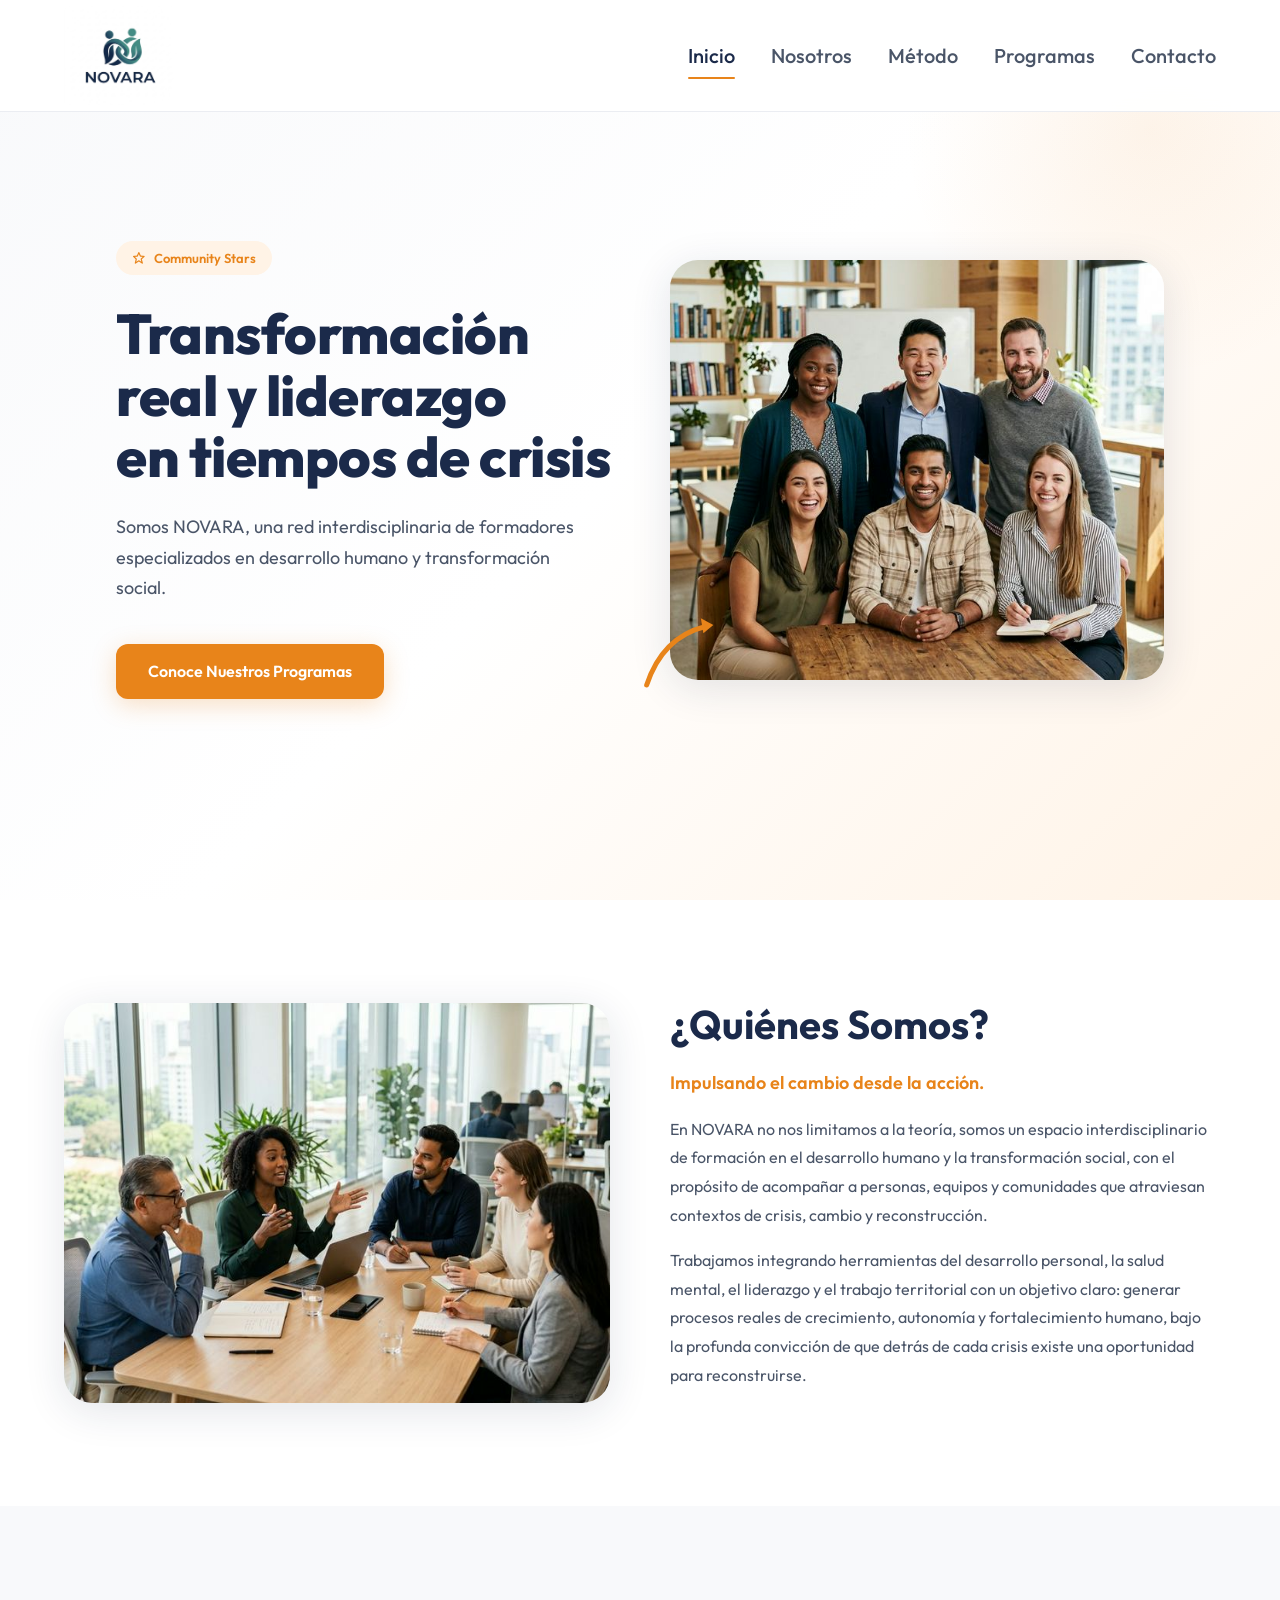
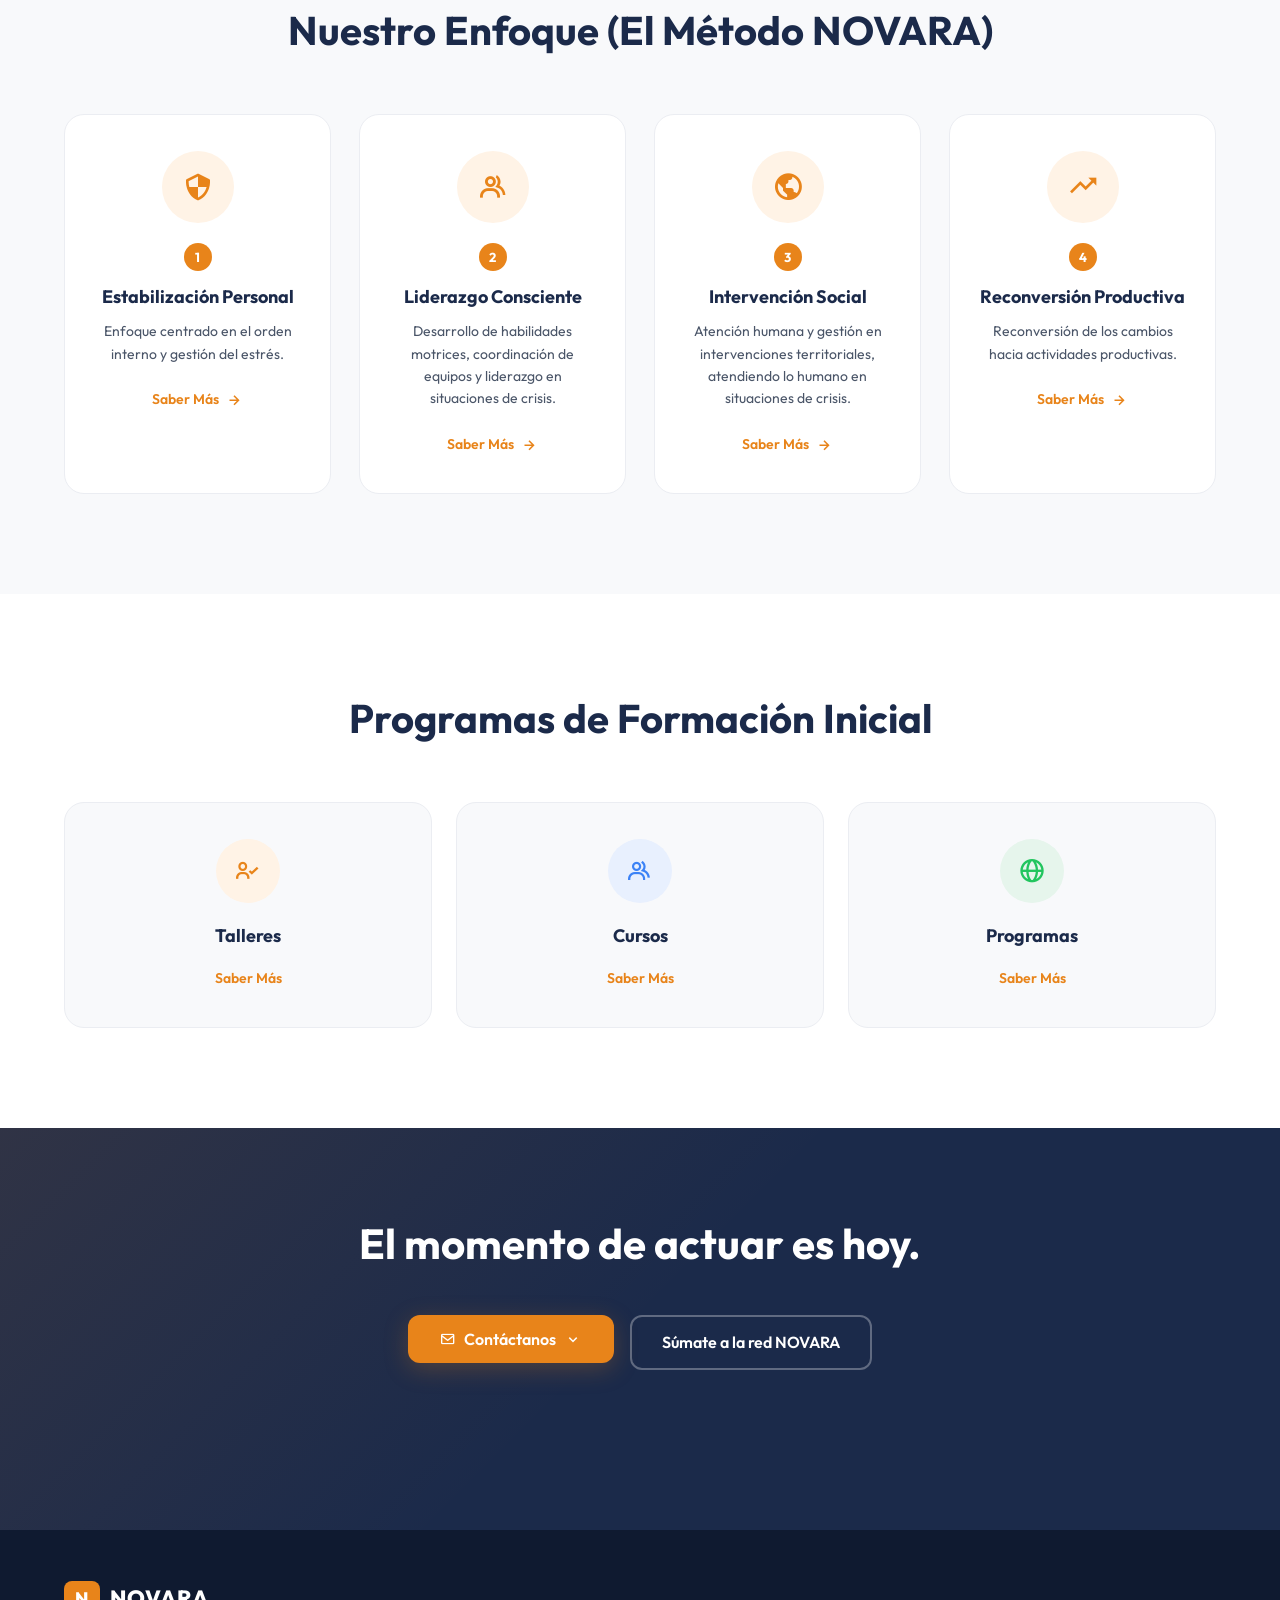
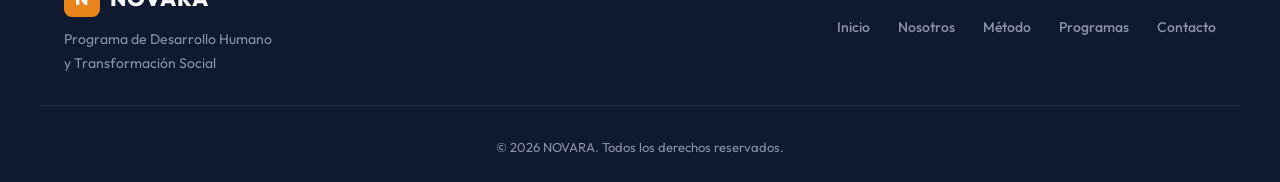
<file: index.html>
<!DOCTYPE html>
<html lang="es">

<head>
    <meta charset="UTF-8">
    <meta name="viewport" content="width=device-width, initial-scale=1.0">
    <title>NOVARA | Instituto de Desarrollo Humano y Transformación Social</title>
    <meta name="description"
        content="Red interdisciplinaria de formadores especializados en desarrollo humano y transformación social.">
    <!-- Fuentes de Google -->
    <link rel="preconnect" href="https://fonts.googleapis.com">
    <link rel="preconnect" href="https://fonts.gstatic.com" crossorigin>
    <link href="https://fonts.googleapis.com/css2?family=Outfit:wght@300;400;500;600;700;800&display=swap"
        rel="stylesheet">
    <!-- Iconos Boxicons -->
    <link href='https://unpkg.com/boxicons@2.1.4/css/boxicons.min.css' rel='stylesheet'>
    <!-- Estilos -->
    <link rel="stylesheet" href="landing.css">
    <style>
        /* Overlay de transición de página */
        .page-transition-overlay {
            position: fixed;
            top: 0;
            left: 0;
            width: 100%;
            height: 100%;
            background: #1B2A4A;
            z-index: 9999;
            display: flex;
            align-items: center;
            justify-content: center;
            transition: opacity 0.5s ease, visibility 0.5s ease;
            opacity: 1;
            visibility: visible;
        }

        .page-transition-overlay.hidden {
            opacity: 0;
            visibility: hidden;
            pointer-events: none;
        }

        .page-transition-overlay.active {
            opacity: 1;
            visibility: visible;
        }

        .transition-logo {
            display: flex;
            flex-direction: column;
            align-items: center;
            gap: 20px;
            color: #fff;
            font-family: 'Outfit', sans-serif;
            font-size: 32px;
            font-weight: 800;
            letter-spacing: 3px;
        }

        .transition-spinner {
            width: 48px;
            height: 48px;
            border: 4px solid rgba(255, 255, 255, 0.15);
            border-top-color: #E8841A;
            border-radius: 50%;
            animation: tspin 0.8s linear infinite;
        }

        @keyframes tspin {
            to {
                transform: rotate(360deg);
            }
        }

        /* Submenú de contacto - asegurar que se abre hacia abajo */
        .contact-submenu {
            top: calc(100% + 16px) !important;
            bottom: auto !important;
            transform: translateX(-50%) translateY(-10px) !important;
        }

        .contact-submenu.open {
            transform: translateX(-50%) translateY(0) !important;
        }

        .contact-submenu-arrow {
            top: -8px !important;
            bottom: auto !important;
            box-shadow: -2px -2px 4px rgba(0, 0, 0, 0.05) !important;
        }

        .cta-section {
            overflow: visible !important;
            padding-bottom: 160px !important;
        }

        .cta-section::before {
            pointer-events: none !important;
        }
    </style>
</head>

<body>
    <!-- Overlay de transición de página -->
    <div class="page-transition-overlay" id="page-transition-overlay">
        <div class="transition-logo">
            <div class="transition-spinner"></div>
            <span>NOVARA</span>
        </div>
    </div>

    <!-- Barra de navegación -->
    <nav class="navbar" id="navbar">
        <div class="nav-container">
            <a href="#" class="logo">

                <img src="img/novara.jpg" alt="Logo NOVARA">

            </a>
            <div class="nav-links" id="nav-links">
                <a href="#" class="active">Inicio</a>
                <a href="#nosotros">Nosotros</a>
                <a href="#metodo">Método</a>
                <a href="#programas">Programas</a>
                <a href="#contacto">Contacto</a>
            </div>
            <button class="nav-toggle" id="nav-toggle" aria-label="Abrir menú">
                <i class='bx bx-menu'></i>
            </button>
        </div>
    </nav>

    <!-- Sección Hero (Principal) -->
    <header class="hero" id="inicio">
        <div class="hero-container">
            <div class="hero-content">
                <div class="hero-badge">
                    <i class='bx bx-star'></i>
                    <span>Community Stars</span>
                </div>
                <h1 class="hero-title">Transformación<br>real y liderazgo<br>en tiempos de crisis</h1>
                <p class="hero-description">
                    Somos NOVARA, una red interdisciplinaria de formadores
                    especializados en desarrollo humano y transformación social.
                </p>
                <div class="hero-actions">
                    <a href="#programas" class="btn-primary">Conoce Nuestros Programas</a>
                </div>
            </div>
            <div class="hero-image">
                <div class="hero-image-wrapper">
                    <img src="img/hero-group.png" alt="Equipo NOVARA - Grupo de formadores y estudiantes">
                    <div class="hero-arrow">
                        <svg viewBox="0 0 120 120" fill="none" xmlns="http://www.w3.org/2000/svg">
                            <path d="M20 90 C30 60, 50 30, 90 20" stroke="#E8841A" stroke-width="6" fill="none"
                                stroke-linecap="round" />
                            <polygon points="85,10 100,18 88,28" fill="#E8841A" />
                        </svg>
                    </div>
                </div>
            </div>
        </div>
    </header>

    <!-- Sección ¿Quiénes Somos? -->
    <section id="nosotros" class="section about-section">
        <div class="container">
            <div class="about-grid">
                <div class="about-image">
                    <img src="img/about-meeting.png" alt="Reunión del equipo NOVARA">
                </div>
                <div class="about-content">
                    <h2 class="section-title">¿Quiénes Somos?</h2>
                    <p class="about-lead">Impulsando el cambio desde la acción.</p>
                    <p class="about-text">
                        En NOVARA no nos limitamos a la teoría, somos un espacio interdisciplinario de formación en el
                        desarrollo humano y la transformación social, con el propósito de acompañar a personas, equipos
                        y
                        comunidades que atraviesan contextos de crisis,
                        cambio y reconstrucción.</p>

                    <p class="about-text">Trabajamos integrando herramientas del desarrollo personal, la salud mental,
                        el
                        liderazgo y el
                        trabajo territorial con un objetivo claro: generar procesos reales de crecimiento, autonomía y
                        fortalecimiento
                        humano, bajo la profunda convicción de que detrás de cada crisis existe una oportunidad para
                        reconstruirse.
                    </p>
                </div>
            </div>
        </div>
    </section>

    <!-- Sección Nuestro Enfoque (El Método NOVARA) -->
    <section id="metodo" class="section method-section">
        <div class="container">
            <div class="section-header text-center">
                <h2 class="section-title">Nuestro Enfoque (El Método NOVARA)</h2>
            </div>
            <div class="method-grid">
                <!-- Pilar 1 - Estabilización Personal -->
                <div class="method-card">
                    <div class="method-icon">
                        <i class='bx bx-shield-quarter'></i>
                    </div>
                    <div class="method-number">1</div>
                    <h3>Estabilización Personal</h3>
                    <p>Enfoque centrado en el orden interno y gestión del estrés.</p>
                    <a href="#programas" class="method-link">Saber Más <i class='bx bx-right-arrow-alt'></i></a>
                </div>
                <!-- Pilar 2 - Liderazgo Consciente -->
                <div class="method-card">
                    <div class="method-icon">
                        <i class='bx bx-group'></i>
                    </div>
                    <div class="method-number">2</div>
                    <h3>Liderazgo Consciente</h3>
                    <p>Desarrollo de habilidades motrices, coordinación de equipos y liderazgo en situaciones de crisis.
                    </p>
                    <a href="#programas" class="method-link">Saber Más <i class='bx bx-right-arrow-alt'></i></a>
                </div>
                <!-- Pilar 3 - Intervención Social -->
                <div class="method-card">
                    <div class="method-icon">
                        <i class='bx bx-world'></i>
                    </div>
                    <div class="method-number">3</div>
                    <h3>Intervención Social</h3>
                    <p>Atención humana y gestión en intervenciones territoriales, atendiendo lo humano en situaciones de
                        crisis.
                    </p>
                    <a href="#programas" class="method-link">Saber Más <i class='bx bx-right-arrow-alt'></i></a>
                </div>
                <!-- Pilar 4 - Reconversión Productiva -->
                <div class="method-card">
                    <div class="method-icon">
                        <i class='bx bx-trending-up'></i>
                    </div>
                    <div class="method-number">4</div>
                    <h3>Reconversión Productiva</h3>
                    <p>Reconversión de los cambios hacia actividades productivas.</p>
                    <a href="#programas" class="method-link">Saber Más <i class='bx bx-right-arrow-alt'></i></a>
                </div>
            </div>
        </div>
    </section>

    <!-- Sección Programas de Formación Inicial -->
    <section id="programas" class="section programs-section">
        <div class="container">
            <div class="section-header text-center">
                <h2 class="section-title">Programas de Formación Inicial</h2>
            </div>
            <div class="programs-grid">
                <!-- Programa 1 - Talleres -->
                <div class="program-card">
                    <div class="program-icon icon-orange">
                        <i class='bx bx-user-check'></i>
                    </div>
                    <h3>Talleres</h3>
                    <a href="talleres.html" class="program-link" data-nav-link>Saber Más</a>
                </div>
                <!-- Programa 2 - Cursos -->
                <div class="program-card">
                    <div class="program-icon icon-blue">
                        <i class='bx bx-group'></i>
                    </div>
                    <h3>Cursos</h3>
                    <a href="cursos.html" class="program-link" data-nav-link>Saber Más</a>
                </div>
                <!-- Programa 3 - Programas -->
                <div class="program-card">
                    <div class="program-icon icon-green">
                        <i class='bx bx-globe'></i>
                    </div>
                    <h3>Programas</h3>
                    <a href="programas.html" class="program-link" data-nav-link>Saber Más</a>
                </div>

            </div>

        </div>
    </section>

    <!-- Sección CTA / Contacto -->
    <section id="contacto" class="cta-section">
        <div class="container">
            <div class="cta-content">
                <h2>El momento de actuar es hoy.</h2>
                <div class="cta-actions">
                    <div class="contact-menu-wrapper" id="contact-menu-wrapper">
                        <button class="btn-primary contact-toggle" id="contact-toggle">
                            <i class='bx bx-envelope'></i> Contáctanos <i
                                class='bx bx-chevron-down contact-chevron'></i>
                        </button>
                        <div class="contact-submenu" id="contact-submenu">
                            <div class="contact-submenu-arrow"></div>
                            <h4 class="contact-submenu-title">Nuestros canales de contacto</h4>

                            <div class="contact-group">
                                <div class="contact-group-label"><i class='bx bx-envelope'></i> Email</div>
                                <a href="mailto:info@novarainstituto.com" class="contact-item" id="contact-email">
                                    <span>novara.oficial1989@gmail.com</span>
                                    <i class='bx bx-right-arrow-alt'></i>
                                </a>
                            </div>

                            <div class="contact-group">
                                <!-- <div class="contact-group-label"><i class='bx bxl-whatsapp'></i> WhatsApp</div>
                                <a href="https://wa.me/5491155551234" target="_blank" rel="noopener"
                                    class="contact-item" id="contact-whatsapp-link">
                                    <span>+54 9 11 5555-1234</span>
                                    <i class='bx bx-right-arrow-alt'></i>
                                </a> -->
                            </div>

                            <div class="contact-group">
                                <div class="contact-group-label"><i class='bx bx-share-alt'></i> Redes Sociales</div>
                                <div class="contact-socials">
                                    <a href="https://www.instagram.com/novara.desarrollohumano?utm_source=qr&igsh=dnhjdHRkcWU0dzFu"
                                        target="_blank" rel="noopener" class="contact-social-btn" id="contact-instagram"
                                        title="Instagram">
                                        <i class='bx bxl-instagram'></i>
                                    </a>
                                    <a href="https://www.facebook.com/profile.php?id=61590567005673" target="_blank"
                                        rel="noopener" class="contact-social-btn" id="contact-facebook"
                                        title="Facebook">
                                        <i class='bx bxl-facebook'></i>
                                    </a>
                                    <!--<a href="https://www.tiktok.com/@novara3815" target="_blank" rel="noopener"
                                        class="contact-social-btn" id="contact-tiktok" title="TikTok">
                                        <i class='bx bxl-tiktok'></i>
                                    </a> -->
                                </div>
                            </div>
                        </div>
                    </div>
                    <a href="#programas" class="btn-outline">Súmate a la red NOVARA</a>
                </div>
            </div>
        </div>
    </section>

    <!-- Pie de página -->
    <footer class="footer">
        <div class="container footer-inner">
            <div class="footer-logo">
                <div class="logo">
                    <div class="logo-icon">N</div>
                    <span>NOVARA</span>
                </div>
                <p>Programa de Desarrollo Humano<br>y Transformación Social</p>
            </div>
            <div class="footer-nav">
                <a href="#">Inicio</a>
                <a href="#nosotros">Nosotros</a>
                <a href="#metodo">Método</a>
                <a href="#programas">Programas</a>
                <a href="#contacto">Contacto</a>
            </div>
        </div>
        <div class="footer-bottom">
            <p>&copy; 2026 NOVARA. Todos los derechos reservados.</p>
        </div>
    </footer>

    <!-- Script principal -->
    <script src="main.js"></script>
</body>

</html>
</file>
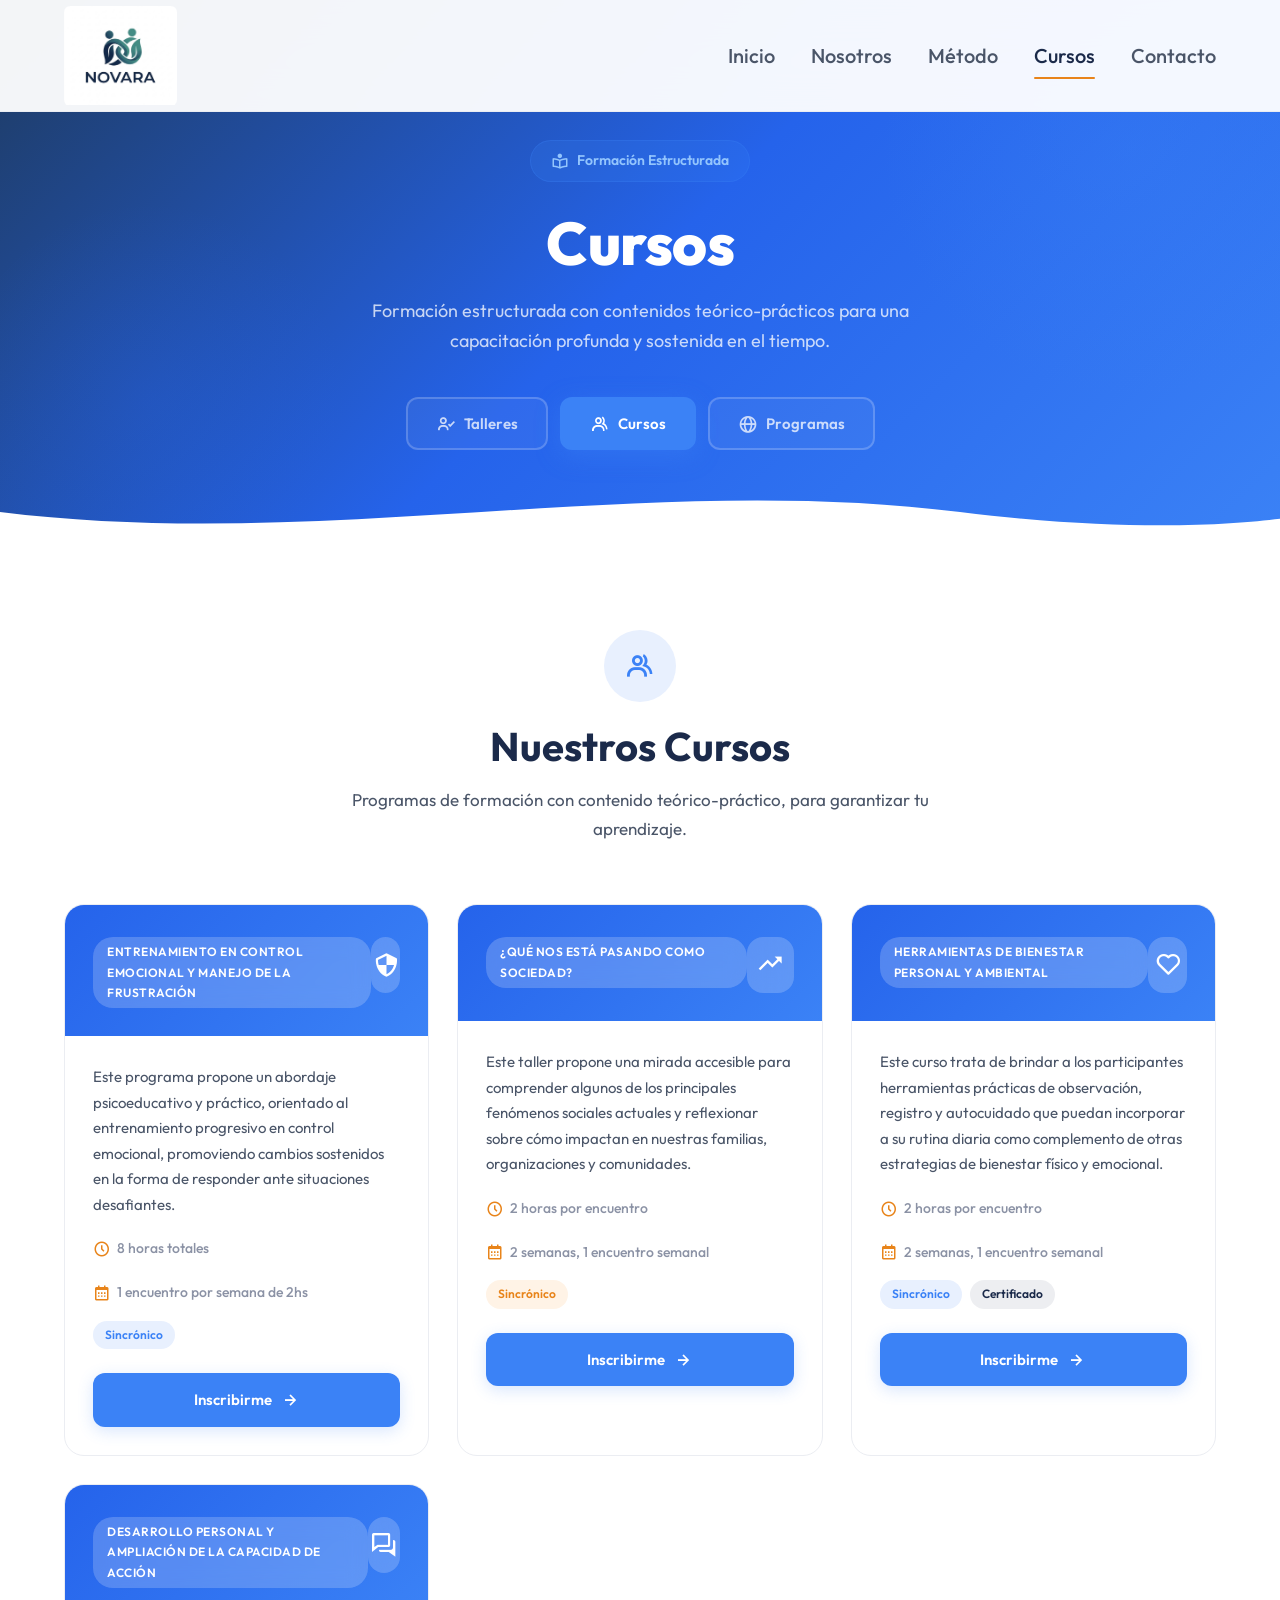
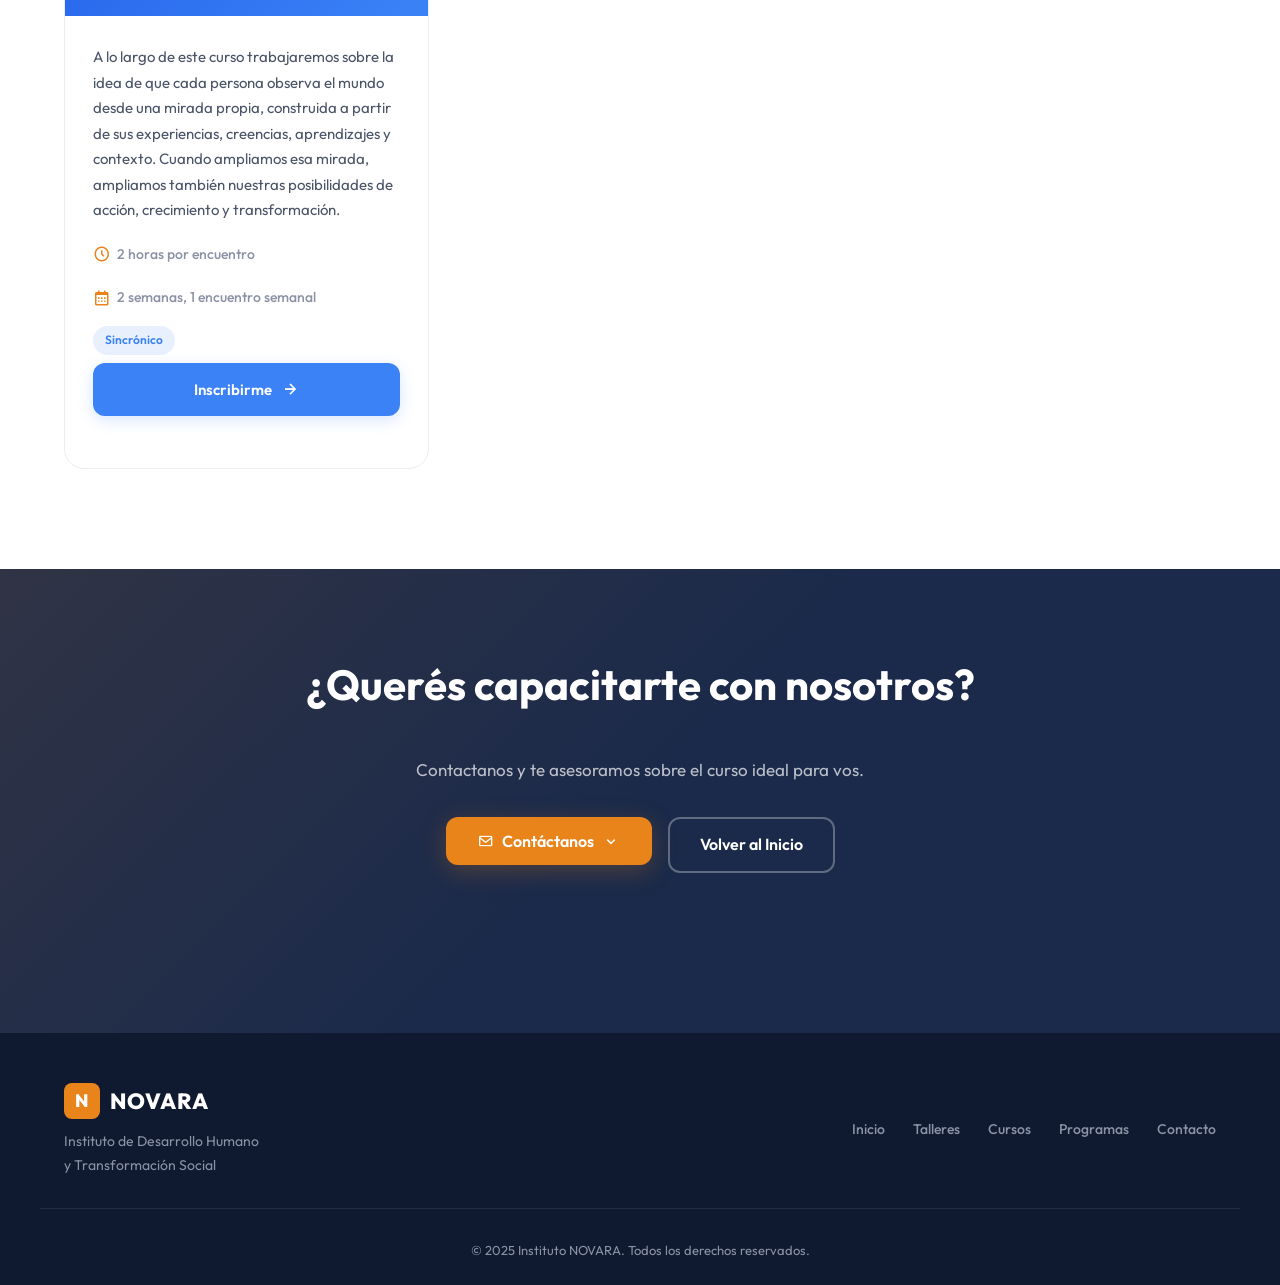
<file: cursos.html>
<!DOCTYPE html>
<html lang="es">

<head>
    <meta charset="UTF-8">
    <meta name="viewport" content="width=device-width, initial-scale=1.0">
    <title>Cursos | NOVARA</title>
    <meta name="description"
        content="Cursos de formación de NOVARA en coaching ontológico, liderazgo y psicología aplicada.">
    <link rel="preconnect" href="https://fonts.googleapis.com">
    <link rel="preconnect" href="https://fonts.gstatic.com" crossorigin>
    <link href="https://fonts.googleapis.com/css2?family=Outfit:wght@300;400;500;600;700;800&display=swap"
        rel="stylesheet">
    <link href='https://unpkg.com/boxicons@2.1.4/css/boxicons.min.css' rel='stylesheet'>
    <link rel="stylesheet" href="landing.css">
    <link rel="stylesheet" href="cursos.css">
</head>

<body>
    <div class="page-transition-overlay" id="page-transition-overlay">
        <div class="transition-logo">
            <div class="transition-spinner"></div><span>NOVARA</span>
        </div>
    </div>

    <nav class="navbar" id="navbar">
        <div class="nav-container">
            <a href="index.html" class="logo" data-nav-link><img src="img/novara.jpg" alt="Logo NOVARA"></a>
            <div class="nav-links" id="nav-links">
                <a href="index.html" data-nav-link>Inicio</a>
                <a href="index.html#nosotros" data-nav-link>Nosotros</a>
                <a href="index.html#metodo" data-nav-link>Método</a>
                <a href="#" class="active">Cursos</a>
                <a href="index.html#contacto" data-nav-link>Contacto</a>
            </div>
            <button class="nav-toggle" id="nav-toggle" aria-label="Abrir menú"><i class='bx bx-menu'></i></button>
        </div>
    </nav>

    <header class="cursos-hero">
        <div class="cursos-hero-bg cursos-hero-bg--blue"></div>
        <div class="container cursos-hero-content">
            <div class="cursos-hero-badge cursos-hero-badge--blue"><i class='bx bx-book-reader'></i><span>Formación
                    Estructurada</span></div>
            <h1 class="cursos-hero-title">Cursos</h1>
            <p class="cursos-hero-description">Formación estructurada con contenidos teórico-prácticos para una
                capacitación profunda y sostenida en el tiempo.</p>
            <div class="cursos-hero-tabs">
                <a href="talleres.html" class="tab-btn" data-nav-link><i class='bx bx-user-check'></i> Talleres</a>
                <a href="cursos.html" class="tab-btn active"><i class='bx bx-group'></i> Cursos</a>
                <a href="programas.html" class="tab-btn" data-nav-link><i class='bx bx-globe'></i> Programas</a>
            </div>
        </div>
        <div class="cursos-hero-wave"><svg viewBox="0 0 1440 120" preserveAspectRatio="none">
                <path d="M0,60 C360,120 720,0 1080,60 C1260,90 1380,80 1440,70 L1440,120 L0,120 Z" fill="#ffffff" />
            </svg></div>
    </header>

    <section class="cursos-section">
        <div class="container">
            <div class="section-intro">
                <div class="section-icon icon-blue"><i class='bx bx-group'></i></div>
                <h2 class="section-title">Nuestros Cursos</h2>
                <p class="section-subtitle">Programas de formación con contenido teórico-práctico, para garantizar tu
                    aprendizaje.</p>
            </div>
            <div class="cursos-grid">
                <div class="curso-card" id="curso-1">
                    <div class="curso-card-header curso-gradient">
                        <div class="curso-card-category">Entrenamiento en Control Emocional
                            y Manejo de la Frustración</div>
                        <div class="curso-card-icon"><i class='bx bx-shield-quarter'></i></div>
                    </div>
                    <div class="curso-card-body">
                        <p class="curso-card-desc">Este programa propone un abordaje psicoeducativo y práctico,
                            orientado al entrenamiento
                            progresivo en control emocional, promoviendo cambios sostenidos en la forma de responder
                            ante
                            situaciones desafiantes.</p>
                        <div class="curso-card-meta"><span><i class='bx bx-time-five'></i> 8 horas
                                totales</span><span><i class='bx bx-calendar'></i> 1 encuentro por semana de 2hs</span>
                        </div>
                        <div class="curso-card-tags"><span class="tag tag-blue">Sincrónico</span></div>
                        <a href="index.html#contacto" class="curso-card-btn btn-blue" data-nav-link>Inscribirme <i
                                class='bx bx-right-arrow-alt'></i></a>
                    </div>
                </div>
                <div class="curso-card" id="curso-2">
                    <div class="curso-card-header curso-gradient">
                        <div class="curso-card-category">¿Qué nos está pasando como sociedad?</div>
                        <div class="curso-card-icon"><i class='bx bx-trending-up'></i></div>
                    </div>
                    <div class="curso-card-body">
                        <p class="curso-card-desc">Este taller propone una mirada accesible para comprender algunos
                            de los principales fenómenos sociales actuales y reflexionar sobre cómo impactan en nuestras
                            familias, organizaciones y comunidades.</p>
                        <div class="curso-card-meta"><span><i class='bx bx-time-five'></i>2 horas por encuentro
                            </span><span><i class='bx bx-calendar'></i> 2 semanas, 1 encuentro semanal</span></div>
                        <div class="curso-card-tags"><span class="tag tag-orange">Sincrónico</span></div>
                        <a href="index.html#contacto" class="curso-card-btn btn-blue" data-nav-link>Inscribirme <i
                                class='bx bx-right-arrow-alt'></i></a>
                    </div>
                </div>
                <div class="curso-card" id="curso-3">
                    <div class="curso-card-header curso-gradient">
                        <div class="curso-card-category">Herramientas de Bienestar Personal y Ambiental</div>
                        <div class="curso-card-icon"><i class='bx bx-heart'></i></div>
                    </div>
                    <div class="curso-card-body">
                        <p class="curso-card-desc">Este curso trata de brindar a los participantes herramientas
                            prácticas de observación, registro
                            y autocuidado que puedan incorporar a su rutina diaria como complemento de otras
                            estrategias de
                            bienestar físico y emocional.</p>
                        <div class="curso-card-meta"><span><i class='bx bx-time-five'></i> 2 horas por encuentro</span>
                            <span><i class='bx bx-calendar'></i> 2 semanas, 1 encuentro semanal</span>
                        </div>
                        <div class="curso-card-tags"><span class="tag tag-blue">Sincrónico</span><span
                                class="tag tag-navy">Certificado</span></div>
                        <a href="index.html#contacto" class="curso-card-btn btn-blue" data-nav-link>Inscribirme <i
                                class='bx bx-right-arrow-alt'></i></a>
                    </div>
                </div>
                <div class="curso-card" id="curso-4">
                    <div class="curso-card-header curso-gradient">
                        <div class="curso-card-category">Desarrollo Personal y Ampliación de la Capacidad de Acción
                        </div>
                        <div class="curso-card-icon"><i class='bx bx-conversation'></i></div>
                    </div>
                    <div class="curso-card-body">
                        <p class="curso-card-desc">A lo largo de este curso trabajaremos sobre la idea de que cada
                            persona
                            observa el mundo desde una mirada propia, construida a partir de sus experiencias,
                            creencias,
                            aprendizajes y contexto. Cuando ampliamos esa mirada, ampliamos también nuestras
                            posibilidades de
                            acción, crecimiento y transformación.</p>
                        <div class="curso-card-meta"><span><i class='bx bx-time-five'></i> 2 horas por encuentro</span>
                            <span><i class='bx bx-calendar'></i> 2 semanas, 1 encuentro semanal</span>
                        </div>
                        <div class="curso-card-tags"><span class="tag tag-blue">Sincrónico</span>

                            <a href="index.html#contacto" class="curso-card-btn btn-blue" data-nav-link>Inscribirme <i
                                    class='bx bx-right-arrow-alt'></i></a>
                        </div>
                    </div>
                </div>
            </div>
    </section>

    <section class="cta-section">
        <div class="container">
            <div class="cta-content">
                <h2>¿Querés capacitarte con nosotros?</h2>
                <p class="cta-sub">Contactanos y te asesoramos sobre el curso ideal para vos.</p>
                <div class="cta-actions">
                    <div class="contact-menu-wrapper" id="contact-menu-wrapper">
                        <button class="btn-primary contact-toggle" id="contact-toggle">
                            <i class='bx bx-envelope'></i> Contáctanos <i
                                class='bx bx-chevron-down contact-chevron'></i>
                        </button>
                        <div class="contact-submenu" id="contact-submenu">
                            <div class="contact-submenu-arrow"></div>
                            <h4 class="contact-submenu-title">Nuestros canales de contacto</h4>

                            <div class="contact-group">
                                <div class="contact-group-label"><i class='bx bx-envelope'></i> Email</div>
                                <a href="mailto:info@novarainstituto.com" class="contact-item" id="contact-email">
                                    <span>novara.oficial1989@gmail.com</span>
                                    <i class='bx bx-right-arrow-alt'></i>
                                </a>
                            </div>

                            <div class="contact-group">
                                <div class="contact-group-label"><i class='bx bxl-whatsapp'></i> WhatsApp</div>
                                <a href="https://wa.me/5491155551234" target="_blank" rel="noopener"
                                    class="contact-item" id="contact-whatsapp-link">
                                    <span>+54 9 11 5555-1234</span>
                                    <i class='bx bx-right-arrow-alt'></i>
                                </a>
                            </div>

                            <div class="contact-group">
                                <div class="contact-group-label"><i class='bx bx-share-alt'></i> Redes Sociales</div>
                                <div class="contact-socials">
                                    <a href="https://instagram.com/novara.instituto" target="_blank" rel="noopener"
                                        class="contact-social-btn" id="contact-instagram" title="Instagram">
                                        <i class='bx bxl-instagram'></i>
                                    </a>
                                    <a href="https://facebook.com/novarainstituto" target="_blank" rel="noopener"
                                        class="contact-social-btn" id="contact-facebook" title="Facebook">
                                        <i class='bx bxl-facebook'></i>
                                    </a>
                                    <a href="https://tiktok.com/@novara.instituto" target="_blank" rel="noopener"
                                        class="contact-social-btn" id="contact-tiktok" title="TikTok">
                                        <i class='bx bxl-tiktok'></i>
                                    </a>
                                </div>
                            </div>
                        </div>
                    </div>
                    <a href="index.html" class="btn-outline" data-nav-link>Volver al Inicio</a>
                </div>
            </div>
        </div>
    </section>

    <footer class="footer">
        <div class="container footer-inner">
            <div class="footer-logo">
                <div class="logo">
                    <div class="logo-icon">N</div><span>NOVARA</span>
                </div>
                <p>Instituto de Desarrollo Humano<br>y Transformación Social</p>
            </div>
            <div class="footer-nav">
                <a href="index.html" data-nav-link>Inicio</a>
                <a href="talleres.html" data-nav-link>Talleres</a>
                <a href="cursos.html">Cursos</a>
                <a href="programas.html" data-nav-link>Programas</a>
                <a href="index.html#contacto" data-nav-link>Contacto</a>
            </div>
        </div>
        <div class="footer-bottom">
            <p>&copy; 2025 Instituto NOVARA. Todos los derechos reservados.</p>
        </div>
    </footer>

    <script>
        const overlay = document.getElementById('page-transition-overlay');
        window.addEventListener('load', () => { setTimeout(() => { overlay.classList.add('hidden'); }, 100); });
        // Fix para navegación atrás en móviles (bfcache)
        window.addEventListener('pageshow', (event) => {
            if (event.persisted) { overlay.classList.remove('active'); overlay.classList.add('hidden'); }
        });
        document.querySelectorAll('a[data-nav-link]').forEach(link => {
            link.addEventListener('click', (e) => {
                const href = link.getAttribute('href');
                if (href && href !== '#' && !href.startsWith('#')) {
                    e.preventDefault(); overlay.classList.remove('hidden'); overlay.classList.add('active');
                    setTimeout(() => { window.location.href = href; }, 500);
                }
            });
        });
        const navbar = document.getElementById('navbar');
        window.addEventListener('scroll', () => { navbar.classList.toggle('scrolled', window.scrollY > 50); });
        const navToggle = document.getElementById('nav-toggle');
        const navLinks = document.getElementById('nav-links');
        navToggle.addEventListener('click', () => { navLinks.classList.toggle('open'); const icon = navToggle.querySelector('i'); icon.classList.toggle('bx-menu'); icon.classList.toggle('bx-x'); });
        navLinks.querySelectorAll('a').forEach(link => { link.addEventListener('click', () => { navLinks.classList.remove('open'); const icon = navToggle.querySelector('i'); icon.classList.add('bx-menu'); icon.classList.remove('bx-x'); }); });
        const observer = new IntersectionObserver((entries) => { entries.forEach(entry => { if (entry.isIntersecting) entry.target.classList.add('revealed'); }); }, { threshold: 0.1 });
        document.querySelectorAll('.curso-card, .section-intro').forEach(el => { el.classList.add('reveal'); observer.observe(el); });

        // ==================== TOGGLE DEL SUBMENÚ DE CONTACTO ====================
        const contactToggle = document.getElementById('contact-toggle');
        const contactSubmenu = document.getElementById('contact-submenu');

        if (contactToggle && contactSubmenu) {
            contactToggle.addEventListener('click', (e) => {
                e.stopPropagation();
                contactToggle.classList.toggle('open');
                contactSubmenu.classList.toggle('open');
            });

            // Cerrar submenú al hacer clic fuera de él
            document.addEventListener('click', (e) => {
                if (!contactToggle.contains(e.target) && !contactSubmenu.contains(e.target)) {
                    contactToggle.classList.remove('open');
                    contactSubmenu.classList.remove('open');
                }
            });
        }
    </script>
</body>

</html>
</file>
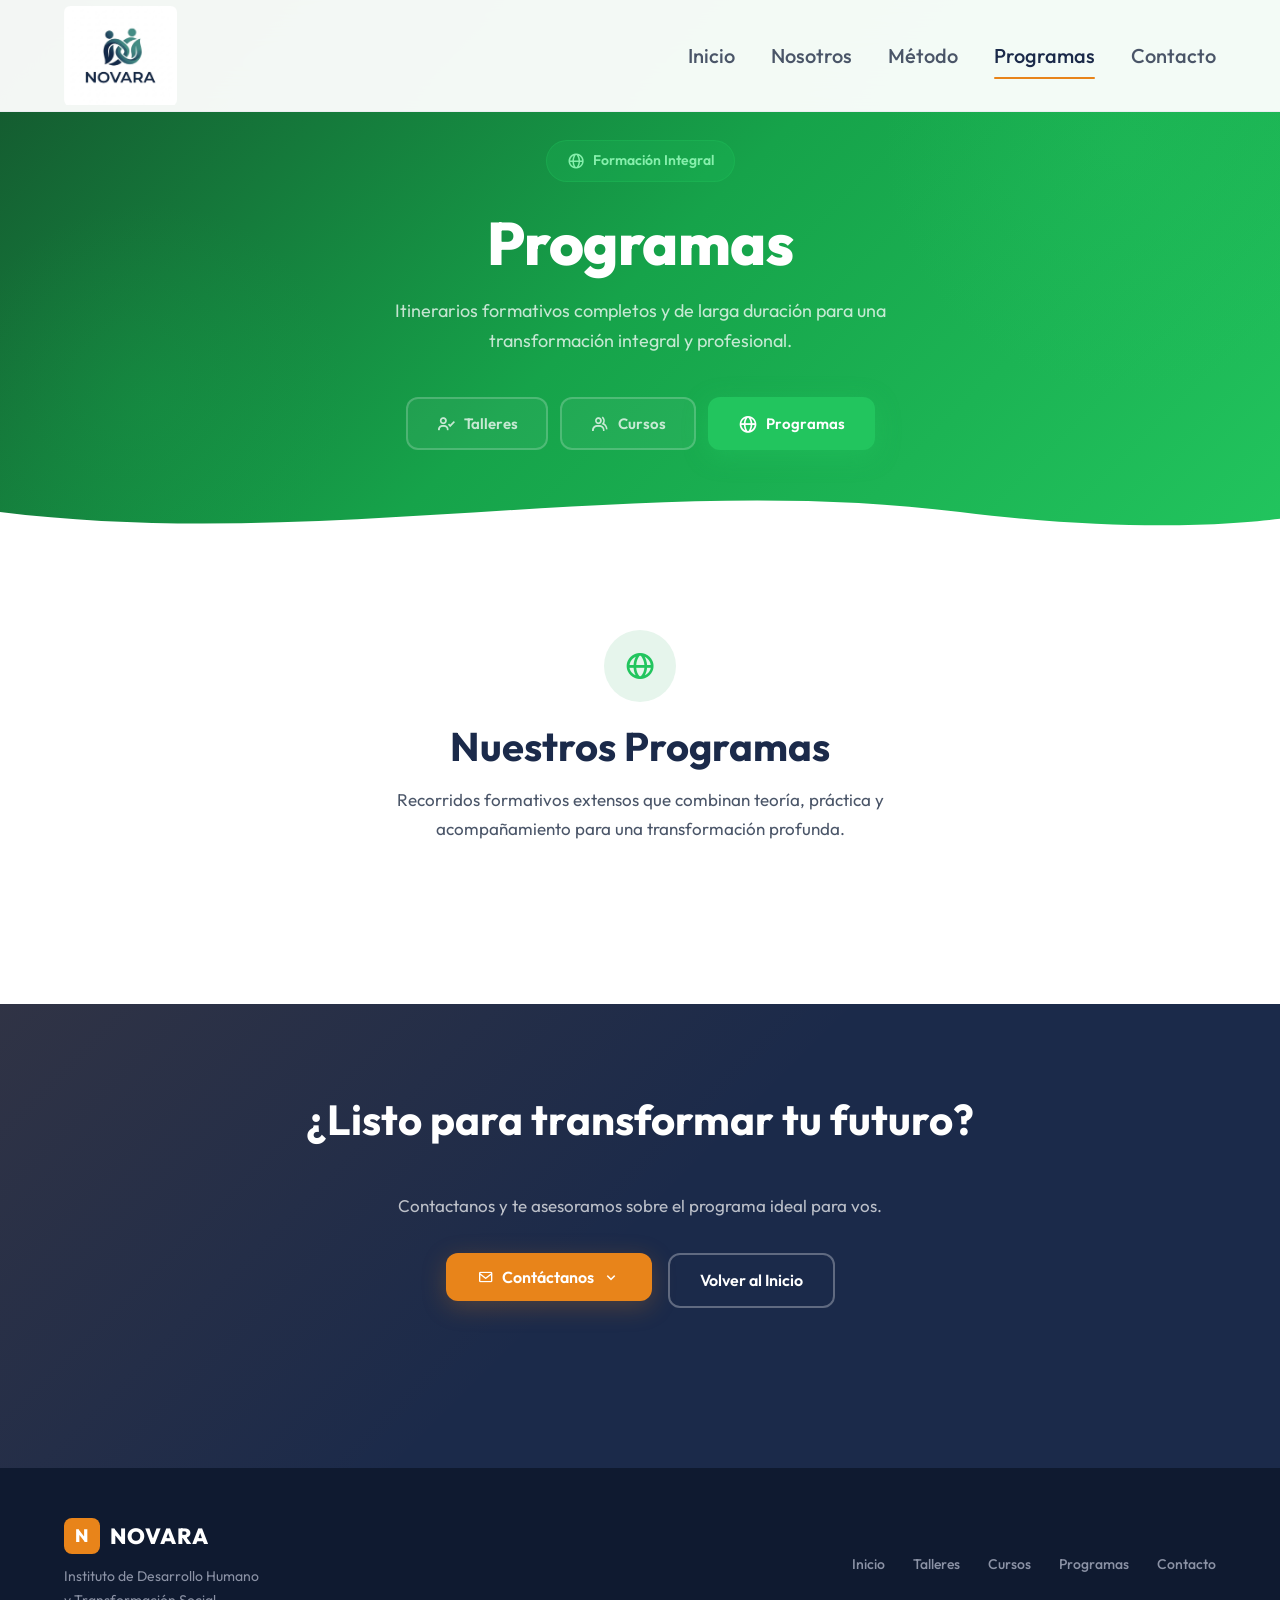
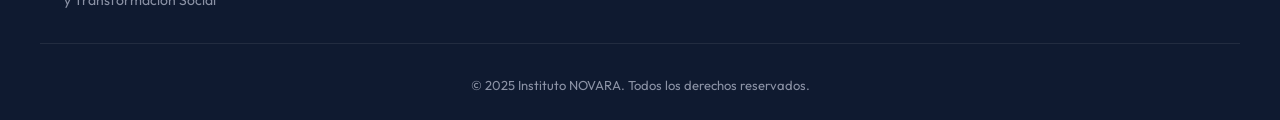
<file: programas.html>
<!DOCTYPE html>
<html lang="es">

<head>
    <meta charset="UTF-8">
    <meta name="viewport" content="width=device-width, initial-scale=1.0">
    <title>Programas | NOVARA</title>
    <meta name="description"
        content="Programas integrales de formación de NOVARA en desarrollo humano y transformación social.">
    <link rel="preconnect" href="https://fonts.googleapis.com">
    <link rel="preconnect" href="https://fonts.gstatic.com" crossorigin>
    <link href="https://fonts.googleapis.com/css2?family=Outfit:wght@300;400;500;600;700;800&display=swap"
        rel="stylesheet">
    <link href='https://unpkg.com/boxicons@2.1.4/css/boxicons.min.css' rel='stylesheet'>
    <link rel="stylesheet" href="landing.css">
    <link rel="stylesheet" href="cursos.css">
</head>

<body>
    <div class="page-transition-overlay" id="page-transition-overlay">
        <div class="transition-logo">
            <div class="transition-spinner"></div><span>NOVARA</span>
        </div>
    </div>

    <nav class="navbar" id="navbar">
        <div class="nav-container">
            <a href="index.html" class="logo" data-nav-link><img src="img/novara.jpg" alt="Logo NOVARA"></a>
            <div class="nav-links" id="nav-links">
                <a href="index.html" data-nav-link>Inicio</a>
                <a href="index.html#nosotros" data-nav-link>Nosotros</a>
                <a href="index.html#metodo" data-nav-link>Método</a>
                <a href="#" class="active">Programas</a>
                <a href="index.html#contacto" data-nav-link>Contacto</a>
            </div>
            <button class="nav-toggle" id="nav-toggle" aria-label="Abrir menú"><i class='bx bx-menu'></i></button>
        </div>
    </nav>

    <header class="cursos-hero">
        <div class="cursos-hero-bg cursos-hero-bg--green"></div>
        <div class="container cursos-hero-content">
            <div class="cursos-hero-badge cursos-hero-badge--green"><i class='bx bx-globe'></i><span>Formación
                    Integral</span></div>
            <h1 class="cursos-hero-title">Programas</h1>
            <p class="cursos-hero-description">Itinerarios formativos completos y de larga duración para una
                transformación integral y profesional.</p>
            <div class="cursos-hero-tabs">
                <a href="talleres.html" class="tab-btn" data-nav-link><i class='bx bx-user-check'></i> Talleres</a>
                <a href="cursos.html" class="tab-btn" data-nav-link><i class='bx bx-group'></i> Cursos</a>
                <a href="programas.html" class="tab-btn active"><i class='bx bx-globe'></i> Programas</a>
            </div>
        </div>
        <div class="cursos-hero-wave"><svg viewBox="0 0 1440 120" preserveAspectRatio="none">
                <path d="M0,60 C360,120 720,0 1080,60 C1260,90 1380,80 1440,70 L1440,120 L0,120 Z" fill="#ffffff" />
            </svg></div>
    </header>

    <section class="cursos-section">
        <div class="container">
            <div class="section-intro">
                <div class="section-icon icon-green"><i class='bx bx-globe'></i></div>
                <h2 class="section-title">Nuestros Programas</h2>
                <p class="section-subtitle">Recorridos formativos extensos que combinan teoría, práctica y
                    acompañamiento para una transformación profunda.</p>
            </div>
            <div class="cursos-grid">
                <!-- Programa 1 - Destacado 
                <div class="curso-card curso-card-featured" id="programa-1">
                    <div class="curso-card-header programa-gradient">
                        <div class="curso-card-badge">⭐ Destacado</div> 
                        <div class="curso-card-category">Programa Integral</div>
                        <div class="curso-card-icon"><i class='bx bx-world'></i></div>
                    </div>
                    <div class="curso-card-body">
                        <h3>Formación en Desarrollo Humano y Transformación Social</h3>
                        <p class="curso-card-desc">Programa completo que integra coaching ontológico, psicología
                            aplicada y trabajo social para formar agentes de cambio.</p>
                        <div class="curso-card-meta"><span><i class='bx bx-time-five'></i> 200 horas</span><span><i
                                    class='bx bx-calendar'></i> 12 meses</span></div>
                        <div class="curso-card-modules">
                            <h4>Módulos incluidos:</h4>
                            <ul>
                                <li><i class='bx bx-check-circle'></i> Estabilización Personal</li>
                                <li><i class='bx bx-check-circle'></i> Liderazgo Consciente</li>
                                <li><i class='bx bx-check-circle'></i> Intervención Social</li>
                                <li><i class='bx bx-check-circle'></i> Reconversión Productiva</li>
                            </ul>
                        </div>
                        <div class="curso-card-tags"><span class="tag tag-orange">Presencial</span><span
                                class="tag tag-blue">Virtual</span><span class="tag tag-navy">Certificado</span></div>
                        <a href="index.html#contacto" class="curso-card-btn btn-green" data-nav-link>Quiero Información
                            <i class='bx bx-right-arrow-alt'></i></a>
                    </div>
                </div>
                Programa 2
                <div class="curso-card" id="programa-2">
                    <div class="curso-card-header programa-gradient">
                        <div class="curso-card-category">Programa Especializado</div>
                        <div class="curso-card-icon"><i class='bx bx-network-chart'></i></div>
                    </div>
                    <div class="curso-card-body">
                        <h3>Intervención Territorial y Comunitaria</h3>
                        <p class="curso-card-desc">Formación especializada en diagnóstico, planificación e intervención
                            en comunidades y territorios vulnerables.</p>
                        <div class="curso-card-meta"><span><i class='bx bx-time-five'></i> 120 horas</span><span><i
                                    class='bx bx-calendar'></i> 8 meses</span></div>
                        <div class="curso-card-tags"><span class="tag tag-orange">Presencial</span><span
                                class="tag tag-navy">Certificado</span></div>
                        <a href="index.html#contacto" class="curso-card-btn btn-green" data-nav-link>Quiero Información
                            <i class='bx bx-right-arrow-alt'></i></a>
                    </div>
                </div>
                 Programa 3 
                <div class="curso-card" id="programa-3">
                    <div class="curso-card-header programa-gradient">
                        <div class="curso-card-category">Programa Ejecutivo</div>
                        <div class="curso-card-icon"><i class='bx bx-line-chart'></i></div>
                    </div>
                    <div class="curso-card-body">
                        <h3>Reconversión Productiva y Sostenibilidad</h3>
                        <p class="curso-card-desc">Estrategias y modelos de negocio sustentables para la transformación
                            económica y productiva de comunidades.</p>
                        <div class="curso-card-meta"><span><i class='bx bx-time-five'></i> 90 horas</span><span><i
                                    class='bx bx-calendar'></i> 6 meses</span></div>
                        <div class="curso-card-tags"><span class="tag tag-blue">Virtual</span><span
                                class="tag tag-navy">Certificado</span></div>
                        <a href="index.html#contacto" class="curso-card-btn btn-green" data-nav-link>Quiero Información
                            <i class='bx bx-right-arrow-alt'></i></a>
                    </div> 
                </div>-->
            </div>
        </div>
    </section>

    <section class="cta-section">
        <div class="container">
            <div class="cta-content">
                <h2>¿Listo para transformar tu futuro?</h2>
                <p class="cta-sub">Contactanos y te asesoramos sobre el programa ideal para vos.</p>
                <div class="cta-actions">
                    <div class="contact-menu-wrapper" id="contact-menu-wrapper">
                        <button class="btn-primary contact-toggle" id="contact-toggle">
                            <i class='bx bx-envelope'></i> Contáctanos <i
                                class='bx bx-chevron-down contact-chevron'></i>
                        </button>
                        <div class="contact-submenu" id="contact-submenu">
                            <div class="contact-submenu-arrow"></div>
                            <h4 class="contact-submenu-title">Nuestros canales de contacto</h4>

                            <div class="contact-group">
                                <div class="contact-group-label"><i class='bx bx-envelope'></i> Email</div>
                                <a href="mailto:info@novarainstituto.com" class="contact-item" id="contact-email">
                                    <span>novara.oficial1989@gmail.com</span>
                                    <i class='bx bx-right-arrow-alt'></i>
                                </a>
                            </div>

                            <div class="contact-group">
                                <div class="contact-group-label"><i class='bx bxl-whatsapp'></i> WhatsApp</div>
                                <a href="https://wa.me/5491155551234" target="_blank" rel="noopener"
                                    class="contact-item" id="contact-whatsapp-link">
                                    <span>+54 9 11 5555-1234</span>
                                    <i class='bx bx-right-arrow-alt'></i>
                                </a>
                            </div>

                            <div class="contact-group">
                                <div class="contact-group-label"><i class='bx bx-share-alt'></i> Redes Sociales</div>
                                <div class="contact-socials">
                                    <a href="https://instagram.com/novara.instituto" target="_blank" rel="noopener"
                                        class="contact-social-btn" id="contact-instagram" title="Instagram">
                                        <i class='bx bxl-instagram'></i>
                                    </a>
                                    <a href="https://facebook.com/novarainstituto" target="_blank" rel="noopener"
                                        class="contact-social-btn" id="contact-facebook" title="Facebook">
                                        <i class='bx bxl-facebook'></i>
                                    </a>
                                    <a href="https://tiktok.com/@novara.instituto" target="_blank" rel="noopener"
                                        class="contact-social-btn" id="contact-tiktok" title="TikTok">
                                        <i class='bx bxl-tiktok'></i>
                                    </a>
                                </div>
                            </div>
                        </div>
                    </div>
                    <a href="index.html" class="btn-outline" data-nav-link>Volver al Inicio</a>
                </div>
            </div>
        </div>
    </section>

    <footer class="footer">
        <div class="container footer-inner">
            <div class="footer-logo">
                <div class="logo">
                    <div class="logo-icon">N</div><span>NOVARA</span>
                </div>
                <p>Instituto de Desarrollo Humano<br>y Transformación Social</p>
            </div>
            <div class="footer-nav">
                <a href="index.html" data-nav-link>Inicio</a>
                <a href="talleres.html" data-nav-link>Talleres</a>
                <a href="cursos.html" data-nav-link>Cursos</a>
                <a href="programas.html">Programas</a>
                <a href="index.html#contacto" data-nav-link>Contacto</a>
            </div>
        </div>
        <div class="footer-bottom">
            <p>&copy; 2025 Instituto NOVARA. Todos los derechos reservados.</p>
        </div>
    </footer>

    <script>
        const overlay = document.getElementById('page-transition-overlay');
        window.addEventListener('load', () => { setTimeout(() => { overlay.classList.add('hidden'); }, 100); });
        // Fix para navegación atrás en móviles (bfcache)
        window.addEventListener('pageshow', (event) => {
            if (event.persisted) { overlay.classList.remove('active'); overlay.classList.add('hidden'); }
        });
        document.querySelectorAll('a[data-nav-link]').forEach(link => {
            link.addEventListener('click', (e) => {
                const href = link.getAttribute('href');
                if (href && href !== '#' && !href.startsWith('#')) {
                    e.preventDefault(); overlay.classList.remove('hidden'); overlay.classList.add('active');
                    setTimeout(() => { window.location.href = href; }, 500);
                }
            });
        });
        const navbar = document.getElementById('navbar');
        window.addEventListener('scroll', () => { navbar.classList.toggle('scrolled', window.scrollY > 50); });
        const navToggle = document.getElementById('nav-toggle');
        const navLinks = document.getElementById('nav-links');
        navToggle.addEventListener('click', () => { navLinks.classList.toggle('open'); const icon = navToggle.querySelector('i'); icon.classList.toggle('bx-menu'); icon.classList.toggle('bx-x'); });
        navLinks.querySelectorAll('a').forEach(link => { link.addEventListener('click', () => { navLinks.classList.remove('open'); const icon = navToggle.querySelector('i'); icon.classList.add('bx-menu'); icon.classList.remove('bx-x'); }); });
        const observer = new IntersectionObserver((entries) => { entries.forEach(entry => { if (entry.isIntersecting) entry.target.classList.add('revealed'); }); }, { threshold: 0.1 });
        document.querySelectorAll('.curso-card, .section-intro').forEach(el => { el.classList.add('reveal'); observer.observe(el); });

        // ==================== TOGGLE DEL SUBMENÚ DE CONTACTO ====================
        const contactToggle = document.getElementById('contact-toggle');
        const contactSubmenu = document.getElementById('contact-submenu');

        if (contactToggle && contactSubmenu) {
            contactToggle.addEventListener('click', (e) => {
                e.stopPropagation();
                contactToggle.classList.toggle('open');
                contactSubmenu.classList.toggle('open');
            });

            // Cerrar submenú al hacer clic fuera de él
            document.addEventListener('click', (e) => {
                if (!contactToggle.contains(e.target) && !contactSubmenu.contains(e.target)) {
                    contactToggle.classList.remove('open');
                    contactSubmenu.classList.remove('open');
                }
            });
        }
    </script>
</body>

</html>
</file>
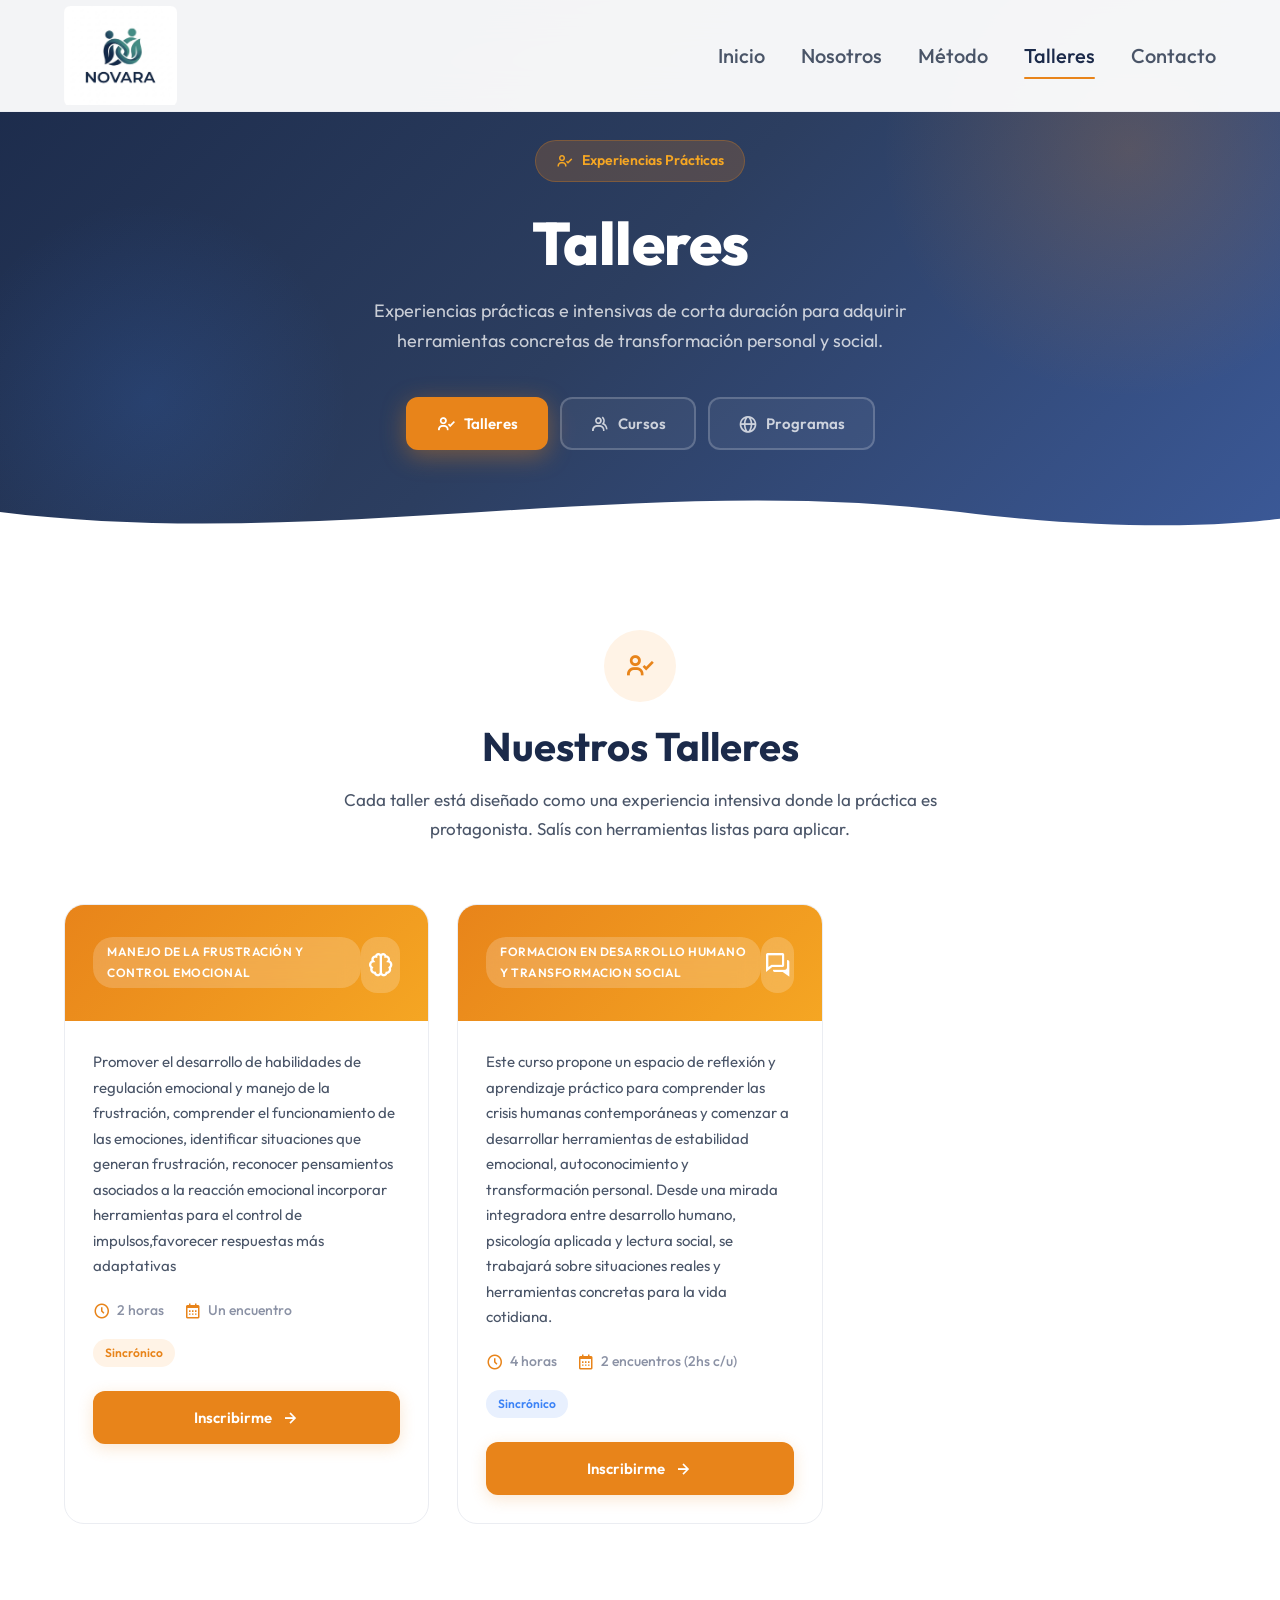
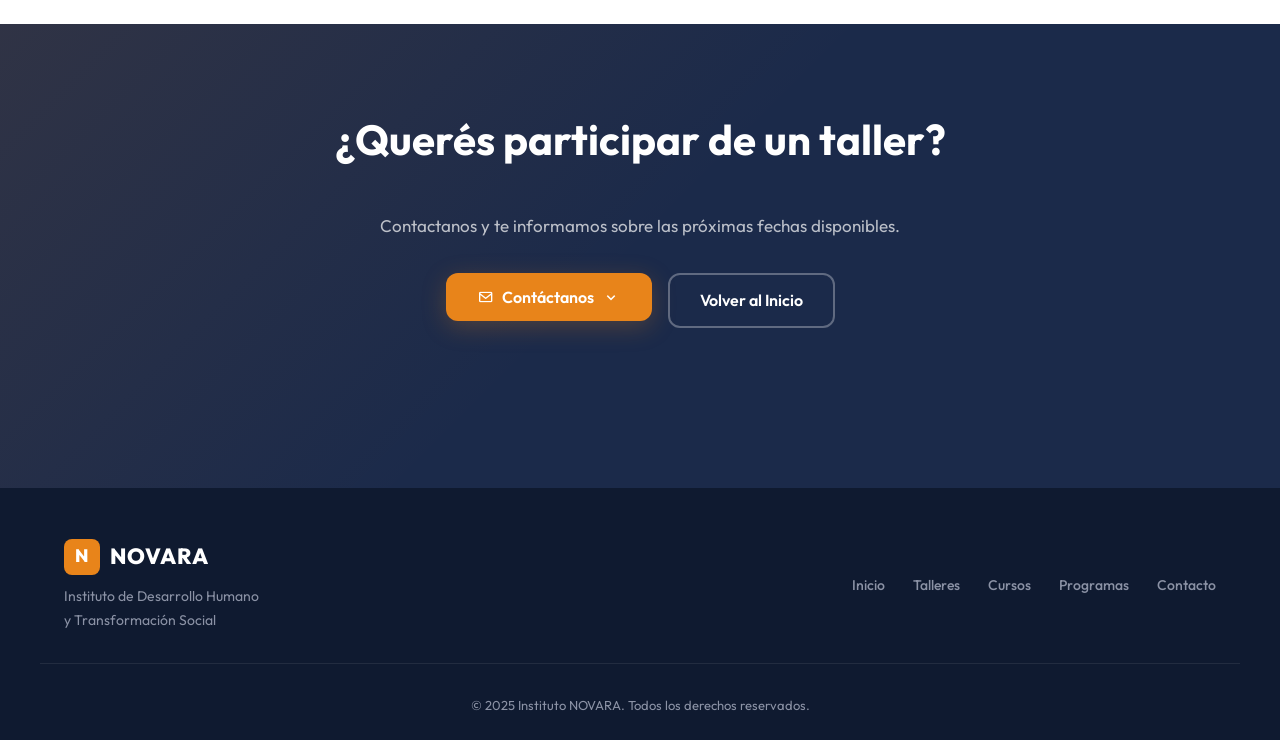
<file: talleres.html>
<!DOCTYPE html>
<html lang="es">

<head>
    <meta charset="UTF-8">
    <meta name="viewport" content="width=device-width, initial-scale=1.0">
    <title>Talleres | NOVARA - Instituto de Desarrollo Humano</title>
    <meta name="description"
        content="Talleres intensivos y prácticos de NOVARA. Experiencias de corta duración para adquirir herramientas concretas en desarrollo humano.">
    <!-- Google Fonts -->
    <link rel="preconnect" href="https://fonts.googleapis.com">
    <link rel="preconnect" href="https://fonts.gstatic.com" crossorigin>
    <link href="https://fonts.googleapis.com/css2?family=Outfit:wght@300;400;500;600;700;800&display=swap"
        rel="stylesheet">
    <!-- Boxicons -->
    <link href='https://unpkg.com/boxicons@2.1.4/css/boxicons.min.css' rel='stylesheet'>
    <!-- Styles -->
    <link rel="stylesheet" href="landing.css">
    <link rel="stylesheet" href="cursos.css">
</head>

<body>
    <!-- Page Transition Overlay -->
    <div class="page-transition-overlay" id="page-transition-overlay">
        <div class="transition-logo">
            <div class="transition-spinner"></div>
            <span>NOVARA</span>
        </div>
    </div>

    <!-- Navbar -->
    <nav class="navbar" id="navbar">
        <div class="nav-container">
            <a href="index.html" class="logo" data-nav-link>
                <img src="img/novara.jpg" alt="Logo NOVARA">
            </a>
            <div class="nav-links" id="nav-links">
                <a href="index.html" data-nav-link>Inicio</a>
                <a href="index.html#nosotros" data-nav-link>Nosotros</a>
                <a href="index.html#metodo" data-nav-link>Método</a>
                <a href="#" class="active">Talleres</a>
                <a href="index.html#contacto" data-nav-link>Contacto</a>
            </div>
            <button class="nav-toggle" id="nav-toggle" aria-label="Abrir menú">
                <i class='bx bx-menu'></i>
            </button>
        </div>
    </nav>

    <!-- Hero Banner -->
    <header class="cursos-hero">
        <div class="cursos-hero-bg"></div>
        <div class="container cursos-hero-content">
            <div class="cursos-hero-badge">
                <i class='bx bx-user-check'></i>
                <span>Experiencias Prácticas</span>
            </div>
            <h1 class="cursos-hero-title">Talleres</h1>
            <p class="cursos-hero-description">
                Experiencias prácticas e intensivas de corta duración para adquirir
                herramientas concretas de transformación personal y social.
            </p>
            <div class="cursos-hero-tabs">
                <a href="talleres.html" class="tab-btn active">
                    <i class='bx bx-user-check'></i> Talleres
                </a>
                <a href="cursos.html" class="tab-btn" data-nav-link>
                    <i class='bx bx-group'></i> Cursos
                </a>
                <a href="programas.html" class="tab-btn" data-nav-link>
                    <i class='bx bx-globe'></i> Programas
                </a>
            </div>
        </div>
        <div class="cursos-hero-wave">
            <svg viewBox="0 0 1440 120" preserveAspectRatio="none">
                <path d="M0,60 C360,120 720,0 1080,60 C1260,90 1380,80 1440,70 L1440,120 L0,120 Z" fill="#ffffff" />
            </svg>
        </div>
    </header>

    <!-- ==================== TALLERES ==================== -->
    <section class="cursos-section">
        <div class="container">
            <div class="section-intro">
                <div class="section-icon icon-orange">
                    <i class='bx bx-user-check'></i>
                </div>
                <h2 class="section-title">Nuestros Talleres</h2>
                <p class="section-subtitle">Cada taller está diseñado como una experiencia intensiva donde la práctica
                    es protagonista. Salís con herramientas listas para aplicar.</p>
            </div>

            <div class="cursos-grid">
                <!-- Taller 1 -->
                <div class="curso-card" id="taller-1">
                    <div class="curso-card-header taller-gradient">
                        <div class="curso-card-category">Manejo de la Frustración y Control Emocional</div>
                        <div class="curso-card-icon">
                            <i class='bx bx-brain'></i>
                        </div>
                    </div>
                    <div class="curso-card-body">
                        <p class="curso-card-desc">Promover el desarrollo de habilidades de regulación
                            emocional y manejo de la frustración, comprender el funcionamiento de las emociones,
                            identificar situaciones que generan frustración, reconocer pensamientos asociados a la
                            reacción emocional
                            incorporar herramientas para el control de impulsos,favorecer respuestas más adaptativas</p>
                        <div class="curso-card-meta">
                            <span><i class='bx bx-time-five'></i> 2 horas</span>
                            <span><i class='bx bx-calendar'></i> Un encuentro</span>
                        </div>
                        <div class="curso-card-tags">
                            <span class="tag tag-orange">Sincrónico</span>
                            <!--<span class="tag tag-navy"></span>-->
                        </div>
                        <a href="index.html#contacto" class="curso-card-btn" data-nav-link>
                            Inscribirme <i class='bx bx-right-arrow-alt'></i>
                        </a>
                    </div>
                </div>

                <!-- Taller 2 -->
                <div class="curso-card" id="taller-2">
                    <div class="curso-card-header taller-gradient">
                        <div class="curso-card-category">Formacion en desarrollo humano y transformacion social</div>
                        <div class="curso-card-icon">
                            <i class='bx bx-conversation'></i>
                        </div>
                    </div>
                    <div class="curso-card-body">
                        <p class="curso-card-desc">
                            Este curso propone un espacio de reflexión y aprendizaje práctico para comprender las crisis
                            humanas contemporáneas y comenzar a desarrollar herramientas de estabilidad emocional,
                            autoconocimiento y transformación personal.
                            Desde una mirada integradora entre desarrollo humano, psicología aplicada y lectura social,
                            se trabajará sobre situaciones reales y herramientas concretas para la vida cotidiana.</p>
                        <div class="curso-card-meta">
                            <span><i class='bx bx-time-five'></i> 4 horas</span>
                            <span><i class='bx bx-calendar'></i> 2 encuentros (2hs c/u)</span>
                        </div>
                        <div class="curso-card-tags">
                            <span class="tag tag-blue">Sincrónico</span>
                        </div>
                        <a href="index.html#contacto" class="curso-card-btn" data-nav-link>
                            Inscribirme <i class='bx bx-right-arrow-alt'></i>
                        </a>
                    </div>
                </div>

                <!-- Taller 3 
                <div class="curso-card" id="taller-3">
                    <div class="curso-card-header taller-gradient">
                        <div class="curso-card-category">Taller Vivencial</div>
                        <div class="curso-card-icon">
                            <i class='bx bx-group'></i>
                        </div>
                    </div>
                    <div class="curso-card-body">
                        <h3>Trabajo en Equipo de Alto Rendimiento</h3>
                        <p class="curso-card-desc">Dinámicas grupales para fortalecer la cohesión, liderazgo y
                            productividad en equipos de trabajo.</p>
                        <div class="curso-card-meta">
                            <span><i class='bx bx-time-five'></i> 10 horas</span>
                            <span><i class='bx bx-calendar'></i> 3 encuentros</span>
                        </div>
                        <div class="curso-card-tags">
                            <span class="tag tag-orange">Presencial</span>
                            <span class="tag tag-navy">Certificado</span>
                        </div>
                        <a href="index.html#contacto" class="curso-card-btn" data-nav-link>
                            Inscribirme <i class='bx bx-right-arrow-alt'></i>
                        </a>
                    </div>
                </div>-->
            </div>
        </div>
    </section>

    <!-- CTA -->
    <section class="cta-section">
        <div class="container">
            <div class="cta-content">
                <h2>¿Querés participar de un taller?</h2>
                <p class="cta-sub">Contactanos y te informamos sobre las próximas fechas disponibles.</p>
                <div class="cta-actions">
                    <div class="contact-menu-wrapper" id="contact-menu-wrapper">
                        <button class="btn-primary contact-toggle" id="contact-toggle">
                            <i class='bx bx-envelope'></i> Contáctanos <i
                                class='bx bx-chevron-down contact-chevron'></i>
                        </button>
                        <div class="contact-submenu" id="contact-submenu">
                            <div class="contact-submenu-arrow"></div>
                            <h4 class="contact-submenu-title">Nuestros canales de contacto</h4>

                            <div class="contact-group">
                                <div class="contact-group-label"><i class='bx bx-envelope'></i> Email</div>
                                <a href="mailto:info@novarainstituto.com" class="contact-item" id="contact-email">
                                    <span>novara.oficial1989@gmail.com</span>
                                    <i class='bx bx-right-arrow-alt'></i>
                                </a>
                            </div>

                            <div class="contact-group">
                                <div class="contact-group-label"><i class='bx bxl-whatsapp'></i> WhatsApp</div>
                                <a href="https://wa.me/5491155551234" target="_blank" rel="noopener"
                                    class="contact-item" id="contact-whatsapp-link">
                                    <span>+54 9 11 5555-1234</span>
                                    <i class='bx bx-right-arrow-alt'></i>
                                </a>
                            </div>

                            <div class="contact-group">
                                <div class="contact-group-label"><i class='bx bx-share-alt'></i> Redes Sociales</div>
                                <div class="contact-socials">
                                    <a href="https://instagram.com/novara.instituto" target="_blank" rel="noopener"
                                        class="contact-social-btn" id="contact-instagram" title="Instagram">
                                        <i class='bx bxl-instagram'></i>
                                    </a>
                                    <a href="https://facebook.com/novarainstituto" target="_blank" rel="noopener"
                                        class="contact-social-btn" id="contact-facebook" title="Facebook">
                                        <i class='bx bxl-facebook'></i>
                                    </a>
                                    <a href="https://tiktok.com/@novara.instituto" target="_blank" rel="noopener"
                                        class="contact-social-btn" id="contact-tiktok" title="TikTok">
                                        <i class='bx bxl-tiktok'></i>
                                    </a>
                                </div>
                            </div>
                        </div>
                    </div>
                    <a href="index.html" class="btn-outline" data-nav-link>Volver al Inicio</a>
                </div>
            </div>
        </div>
    </section>

    <!-- Footer -->
    <footer class="footer">
        <div class="container footer-inner">
            <div class="footer-logo">
                <div class="logo">
                    <div class="logo-icon">N</div>
                    <span>NOVARA</span>
                </div>
                <p>Instituto de Desarrollo Humano<br>y Transformación Social</p>
            </div>
            <div class="footer-nav">
                <a href="index.html" data-nav-link>Inicio</a>
                <a href="talleres.html">Talleres</a>
                <a href="cursos.html" data-nav-link>Cursos</a>
                <a href="programas.html" data-nav-link>Programas</a>
                <a href="index.html#contacto" data-nav-link>Contacto</a>
            </div>
        </div>
        <div class="footer-bottom">
            <p>&copy; 2025 Instituto NOVARA. Todos los derechos reservados.</p>
        </div>
    </footer>

    <script>
        // ==================== PAGE TRANSITION ====================
        const overlay = document.getElementById('page-transition-overlay');

        window.addEventListener('load', () => {
            setTimeout(() => { overlay.classList.add('hidden'); }, 100);
        });

        // Fix para navegación atrás en móviles (bfcache)
        window.addEventListener('pageshow', (event) => {
            if (event.persisted) {
                overlay.classList.remove('active');
                overlay.classList.add('hidden');
            }
        });

        document.querySelectorAll('a[data-nav-link]').forEach(link => {
            link.addEventListener('click', (e) => {
                const href = link.getAttribute('href');
                if (href && href !== '#' && !href.startsWith('#')) {
                    e.preventDefault();
                    overlay.classList.remove('hidden');
                    overlay.classList.add('active');
                    setTimeout(() => { window.location.href = href; }, 500);
                }
            });
        });

        // ==================== NAVBAR ====================
        const navbar = document.getElementById('navbar');
        window.addEventListener('scroll', () => {
            navbar.classList.toggle('scrolled', window.scrollY > 50);
        });

        const navToggle = document.getElementById('nav-toggle');
        const navLinks = document.getElementById('nav-links');
        navToggle.addEventListener('click', () => {
            navLinks.classList.toggle('open');
            const icon = navToggle.querySelector('i');
            icon.classList.toggle('bx-menu');
            icon.classList.toggle('bx-x');
        });

        navLinks.querySelectorAll('a').forEach(link => {
            link.addEventListener('click', () => {
                navLinks.classList.remove('open');
                const icon = navToggle.querySelector('i');
                icon.classList.add('bx-menu');
                icon.classList.remove('bx-x');
            });
        });

        // ==================== SCROLL REVEAL ====================
        const observer = new IntersectionObserver((entries) => {
            entries.forEach(entry => {
                if (entry.isIntersecting) entry.target.classList.add('revealed');
            });
        }, { threshold: 0.1 });

        document.querySelectorAll('.curso-card, .section-intro').forEach(el => {
            el.classList.add('reveal');
            observer.observe(el);
        });

        // ==================== TOGGLE DEL SUBMENÚ DE CONTACTO ====================
        const contactToggle = document.getElementById('contact-toggle');
        const contactSubmenu = document.getElementById('contact-submenu');

        if (contactToggle && contactSubmenu) {
            contactToggle.addEventListener('click', (e) => {
                e.stopPropagation();
                contactToggle.classList.toggle('open');
                contactSubmenu.classList.toggle('open');
            });

            // Cerrar submenú al hacer clic fuera de él
            document.addEventListener('click', (e) => {
                if (!contactToggle.contains(e.target) && !contactSubmenu.contains(e.target)) {
                    contactToggle.classList.remove('open');
                    contactSubmenu.classList.remove('open');
                }
            });
        }
    </script>
</body>

</html>
</file>
<file: landing.css>
/* ===========================
   NOVARA - CSS de Página Principal
   Diseño: Limpio, Profesional
   Colores: Azul Marino + Naranja + Blanco
   =========================== */

:root {
    --navy: #1B2A4A;
    --navy-dark: #0F1A30;
    --navy-light: #2C3E60;
    --orange: #E8841A;
    --orange-light: #F5A623;
    --orange-bg: #FFF3E6;
    --orange-bg-alt: #FDECD2;
    --blue-bg: #E8F0FE;
    --green-bg: #E6F5EC;
    --white: #FFFFFF;
    --off-white: #F8F9FB;
    --gray-50: #F5F6F8;
    --gray-100: #EBEDF2;
    --gray-200: #D1D5DE;
    --gray-400: #8B92A5;
    --gray-600: #4A5568;
    --gray-800: #2D3748;
    --text-primary: #1B2A4A;
    --text-secondary: #4A5568;
    --text-muted: #8B92A5;
    --shadow-sm: 0 2px 8px rgba(27, 42, 74, 0.06);
    --shadow-md: 0 4px 20px rgba(27, 42, 74, 0.08);
    --shadow-lg: 0 8px 40px rgba(27, 42, 74, 0.12);
    --shadow-orange: 0 6px 24px rgba(232, 132, 26, 0.25);
    --radius-sm: 8px;
    --radius-md: 12px;
    --radius-lg: 20px;
    --radius-xl: 28px;
    --transition: all 0.3s cubic-bezier(0.4, 0, 0.2, 1);
}

/* Reinicio y Base */
*,
*::before,
*::after {
    margin: 0;
    padding: 0;
    box-sizing: border-box;
}

html {
    scroll-behavior: smooth;
    -webkit-font-smoothing: antialiased;
}

body {
    font-family: 'Outfit', sans-serif;
    background-color: var(--white);
    color: var(--text-primary);
    overflow-x: hidden;
    line-height: 1.7;
}

a {
    text-decoration: none;
    color: inherit;
}

img {
    max-width: 100%;
    display: block;
}

.container {
    max-width: 1200px;
    margin: 0 auto;
    padding: 0 24px;
}

.text-center {
    text-align: center;
}

.section {
    padding: 100px 0;
}

.section-title {
    font-size: clamp(28px, 4vw, 40px);
    font-weight: 700;
    color: var(--navy);
    margin-bottom: 16px;
    line-height: 1.2;
}

.section-header {
    margin-bottom: 60px;
}

/* ===========================
   BARRA DE NAVEGACIÓN
   =========================== */
.navbar {
    position: fixed;
    top: 0;
    left: 0;
    width: 100%;
    height: 112px;
    background: rgba(255, 255, 255, 0.95);
    backdrop-filter: blur(20px);
    -webkit-backdrop-filter: blur(20px);
    border-bottom: 1px solid var(--gray-100);
    z-index: 1000;
    display: flex;
    align-items: center;
    transition: var(--transition);
}

.navbar.scrolled {
    box-shadow: var(--shadow-md);
}

.nav-container {
    width: 100%;
    max-width: 1200px;
    margin: 0 auto;
    padding: 0 24px;
    display: flex;
    justify-content: space-between;
    align-items: center;
}

.logo {
    display: flex;
    align-items: center;
    gap: 10px;
    font-size: 22px;
    font-weight: 800;
    letter-spacing: 1px;
    color: var(--navy);
}

.logo img {
    height: 100px;
    width: auto;
    object-fit: contain;
    border-radius: 6px;
}

.logo-icon {
    width: 36px;
    height: 36px;
    background: var(--navy);
    color: var(--white);
    border-radius: 8px;
    display: flex;
    align-items: center;
    justify-content: center;
    font-size: 18px;
    font-weight: 800;
}

.nav-links {
    display: flex;
    gap: 36px;
}

.nav-links a {
    color: var(--text-secondary);
    font-weight: 500;
    font-size: 20px;
    transition: var(--transition);
    position: relative;
    padding: 4px 0;
}

.nav-links a::after {
    content: '';
    position: absolute;
    bottom: -2px;
    left: 0;
    width: 0;
    height: 2px;
    background: var(--orange);
    transition: var(--transition);
    border-radius: 2px;
}

.nav-links a:hover,
.nav-links a.active {
    color: var(--navy);
}

.nav-links a:hover::after,
.nav-links a.active::after {
    width: 100%;
}

.nav-toggle {
    display: none;
    background: none;
    border: none;
    font-size: 28px;
    color: var(--navy);
    cursor: pointer;
}

/* ===========================
   SECCIÓN HERO (PRINCIPAL)
   =========================== */
.hero {
    min-height: 100vh;
    display: flex;
    align-items: center;
    background: linear-gradient(135deg, var(--off-white) 0%, var(--white) 50%, var(--orange-bg) 100%);
    padding: 100px 0 60px;
    position: relative;
    overflow: hidden;
}

.hero::before {
    content: '';
    position: absolute;
    top: -120px;
    right: -120px;
    width: 500px;
    height: 500px;
    background: radial-gradient(circle, rgba(232, 132, 26, 0.08) 0%, transparent 70%);
    border-radius: 50%;
}

.hero-container {
    max-width: 1200px;
    margin: 0 auto;
    padding: 0 24px;
    display: grid;
    grid-template-columns: 1fr 1fr;
    gap: 60px;
    align-items: center;
}

.hero-badge {
    display: inline-flex;
    align-items: center;
    gap: 8px;
    padding: 6px 16px;
    background: var(--orange-bg);
    color: var(--orange);
    border-radius: 20px;
    font-size: 13px;
    font-weight: 600;
    margin-bottom: 28px;
}

.hero-badge i {
    font-size: 14px;
}

.hero-title {
    font-size: clamp(36px, 5vw, 56px);
    font-weight: 800;
    line-height: 1.1;
    color: var(--navy);
    margin-bottom: 24px;
    letter-spacing: -0.5px;
}

.hero-description {
    font-size: 18px;
    color: var(--text-secondary);
    margin-bottom: 40px;
    max-width: 480px;
    line-height: 1.7;
}

.hero-actions {
    display: flex;
    gap: 16px;
}

.btn-primary {
    display: inline-flex;
    align-items: center;
    gap: 8px;
    background: var(--orange);
    color: var(--white);
    padding: 14px 32px;
    border-radius: var(--radius-md);
    font-weight: 600;
    font-size: 16px;
    transition: var(--transition);
    box-shadow: var(--shadow-orange);
    border: none;
    cursor: pointer;
}

.btn-primary:hover {
    background: #D47316;
    transform: translateY(-2px);
    box-shadow: 0 8px 30px rgba(232, 132, 26, 0.35);
}

.btn-outline {
    display: inline-flex;
    align-items: center;
    gap: 8px;
    border: 2px solid var(--navy);
    color: var(--navy);
    padding: 12px 30px;
    border-radius: var(--radius-md);
    font-weight: 600;
    font-size: 16px;
    transition: var(--transition);
    cursor: pointer;
    background: transparent;
}

.btn-outline:hover {
    background: var(--navy);
    color: var(--white);
    transform: translateY(-2px);
}

/* Imagen del Hero */
.hero-image {
    position: relative;
}

.hero-image-wrapper {
    position: relative;
}

.hero-image-wrapper img {
    border-radius: var(--radius-xl);
    box-shadow: var(--shadow-lg);
    width: 100%;
    height: 420px;
    object-fit: cover;
}

.hero-arrow {
    position: absolute;
    bottom: -30px;
    left: -40px;
    width: 100px;
    height: 100px;
    animation: float 3s ease-in-out infinite;
}

@keyframes float {

    0%,
    100% {
        transform: translateY(0) rotate(0deg);
    }

    50% {
        transform: translateY(-10px) rotate(5deg);
    }
}

/* ===========================
   SECCIÓN ¿QUIÉNES SOMOS?
   =========================== */
.about-section {
    background: var(--white);
}

.about-grid {
    display: grid;
    grid-template-columns: 1fr 1fr;
    gap: 60px;
    align-items: center;
}

.about-image img {
    border-radius: var(--radius-xl);
    box-shadow: var(--shadow-lg);
    width: 100%;
    height: 400px;
    object-fit: cover;
}

.about-content .section-title {
    margin-bottom: 20px;
}

.about-lead {
    font-size: 18px;
    color: var(--orange);
    font-weight: 600;
    margin-bottom: 16px;
}

.about-text {
    color: var(--text-secondary);
    font-size: 16px;
    margin-bottom: 16px;
    line-height: 1.8;
}

/* ===========================
   SECCIÓN MÉTODO NOVARA
   =========================== */
.method-section {
    background: var(--off-white);
}

.method-grid {
    display: grid;
    grid-template-columns: repeat(4, 1fr);
    gap: 28px;
}

.method-card {
    background: var(--white);
    border-radius: var(--radius-lg);
    padding: 36px 28px;
    text-align: center;
    transition: var(--transition);
    border: 1px solid var(--gray-100);
    position: relative;
}

.method-card:hover {
    transform: translateY(-6px);
    box-shadow: var(--shadow-lg);
    border-color: var(--orange);
}

.method-icon {
    width: 72px;
    height: 72px;
    background: var(--orange-bg);
    border-radius: 50%;
    display: flex;
    align-items: center;
    justify-content: center;
    margin: 0 auto 20px;
    transition: var(--transition);
}

.method-icon i {
    font-size: 32px;
    color: var(--orange);
}

.method-card:hover .method-icon {
    background: var(--orange);
}

.method-card:hover .method-icon i {
    color: var(--white);
}

.method-number {
    display: inline-flex;
    align-items: center;
    justify-content: center;
    width: 28px;
    height: 28px;
    background: var(--orange);
    color: var(--white);
    border-radius: 50%;
    font-size: 13px;
    font-weight: 700;
    margin-bottom: 14px;
}

.method-card h3 {
    font-size: 18px;
    font-weight: 700;
    color: var(--navy);
    margin-bottom: 12px;
    line-height: 1.3;
}

.method-card p {
    color: var(--text-secondary);
    font-size: 14px;
    line-height: 1.6;
    margin-bottom: 20px;
}

.method-link {
    display: inline-flex;
    align-items: center;
    gap: 6px;
    color: var(--orange);
    font-weight: 600;
    font-size: 14px;
    transition: var(--transition);
}

.method-link i {
    font-size: 18px;
    transition: transform 0.3s;
}

.method-link:hover {
    color: #D47316;
}

.method-link:hover i {
    transform: translateX(4px);
}

/* ===========================
   SECCIÓN PROGRAMAS
   =========================== */
.programs-section {
    background: var(--white);
}

.programs-grid {
    display: grid;
    grid-template-columns: repeat(3, 1fr);
    gap: 24px;
}

.program-card {
    background: var(--off-white);
    border-radius: var(--radius-lg);
    padding: 36px 24px;
    text-align: center;
    transition: var(--transition);
    border: 1px solid var(--gray-100);
}

.program-card:hover {
    transform: translateY(-4px);
    box-shadow: var(--shadow-md);
    border-color: var(--orange);
}

.program-icon {
    width: 64px;
    height: 64px;
    border-radius: 50%;
    display: flex;
    align-items: center;
    justify-content: center;
    margin: 0 auto 18px;
}

.program-icon i {
    font-size: 28px;
}

.program-icon-small {
    width: 48px;
    height: 48px;
    border-radius: 50%;
    display: flex;
    align-items: center;
    justify-content: center;
    margin: 0 auto 14px;
}

.program-icon-small i {
    font-size: 22px;
}

.icon-orange {
    background: var(--orange-bg);
}

.icon-orange i {
    color: var(--orange);
}

.icon-blue {
    background: var(--blue-bg);
}

.icon-blue i {
    color: #3B82F6;
}

.icon-green {
    background: var(--green-bg);
}

.icon-green i {
    color: #22C55E;
}

.program-card h3 {
    font-size: 18px;
    font-weight: 700;
    color: var(--navy);
    margin-bottom: 12px;
}

.program-card h4 {
    font-size: 16px;
    font-weight: 700;
    color: var(--navy);
    margin-bottom: 10px;
}

.program-meta {
    display: flex;
    flex-direction: column;
    gap: 6px;
    margin-bottom: 16px;
}

.program-meta span {
    display: flex;
    align-items: center;
    justify-content: center;
    gap: 6px;
    color: var(--text-muted);
    font-size: 13px;
}

.program-meta i {
    font-size: 15px;
}

.program-link {
    display: inline-flex;
    align-items: center;
    gap: 4px;
    color: var(--orange);
    font-weight: 600;
    font-size: 14px;
    transition: var(--transition);
}

.program-link:hover {
    color: #D47316;
}

.program-card-detail {
    padding: 28px 20px;
}

/* ===========================
   SECCIÓN CTA (LLAMADA A LA ACCIÓN)
   =========================== */
.cta-section {
    background: var(--navy);
    padding: 80px 0 160px;
    text-align: center;
    position: relative;
}

.cta-section::before {
    content: '';
    position: absolute;
    top: 0;
    left: 0;
    width: 100%;
    height: 100%;
    background: linear-gradient(135deg, rgba(232, 132, 26, 0.1) 0%, transparent 50%);
    pointer-events: none;
}

.cta-content {
    position: relative;
    z-index: 1;
}

.cta-content h2 {
    font-size: clamp(28px, 4vw, 42px);
    font-weight: 700;
    color: var(--white);
    margin-bottom: 36px;
}

.cta-actions {
    display: flex;
    gap: 16px;
    justify-content: center;
    flex-wrap: wrap;
}

.cta-section .btn-primary {
    background: var(--orange);
}

.cta-section .btn-outline {
    border-color: rgba(255, 255, 255, 0.3);
    color: var(--white);
}

.cta-section .btn-outline:hover {
    background: rgba(255, 255, 255, 0.1);
    border-color: var(--white);
}

/* ===========================
   SUBMENÚ DE CONTACTO
   =========================== */
.contact-menu-wrapper {
    position: relative;
    display: inline-block;
    z-index: 10;
}

.contact-toggle {
    display: inline-flex;
    align-items: center;
    gap: 8px;
    cursor: pointer;
    font-family: 'Outfit', sans-serif;
}

.contact-toggle .contact-chevron {
    font-size: 18px;
    transition: transform 0.3s ease;
}

.contact-toggle.open .contact-chevron {
    transform: rotate(180deg);
}

.contact-submenu {
    position: absolute;
    top: calc(100% + 16px);
    left: 50%;
    transform: translateX(-50%) translateY(-10px);
    width: 340px;
    background: rgba(255, 255, 255, 0.97);
    backdrop-filter: blur(20px);
    -webkit-backdrop-filter: blur(20px);
    border-radius: var(--radius-lg);
    box-shadow: 0 20px 60px rgba(0, 0, 0, 0.25), 0 0 0 1px rgba(255, 255, 255, 0.1);
    padding: 24px;
    opacity: 0;
    visibility: hidden;
    pointer-events: none;
    transition: opacity 0.35s ease, transform 0.35s ease, visibility 0.35s ease;
    z-index: 100;
}

.contact-submenu.open {
    opacity: 1;
    visibility: visible;
    pointer-events: auto;
    transform: translateX(-50%) translateY(0);
}

.contact-submenu-arrow {
    position: absolute;
    top: -8px;
    left: 50%;
    transform: translateX(-50%) rotate(45deg);
    width: 16px;
    height: 16px;
    background: rgba(255, 255, 255, 0.97);
    box-shadow: -2px -2px 4px rgba(0, 0, 0, 0.05);
}

.contact-submenu-title {
    font-size: 13px;
    font-weight: 700;
    color: var(--text-muted);
    text-transform: uppercase;
    letter-spacing: 0.8px;
    margin-bottom: 18px;
    padding-bottom: 12px;
    border-bottom: 1px solid var(--gray-100);
    text-align: left;
}

.contact-group {
    margin-bottom: 16px;
}

.contact-group:last-child {
    margin-bottom: 0;
}

.contact-group-label {
    display: flex;
    align-items: center;
    gap: 6px;
    font-size: 12px;
    font-weight: 600;
    color: var(--text-muted);
    text-transform: uppercase;
    letter-spacing: 0.5px;
    margin-bottom: 8px;
    text-align: left;
}

.contact-group-label i {
    font-size: 15px;
    color: var(--orange);
}

.contact-item {
    display: flex;
    align-items: center;
    justify-content: space-between;
    padding: 10px 14px;
    border-radius: var(--radius-sm);
    color: var(--text-primary);
    font-size: 14px;
    font-weight: 500;
    transition: var(--transition);
    text-align: left;
}

.contact-item:hover {
    background: var(--orange-bg);
    color: var(--orange);
}

.contact-item i {
    font-size: 18px;
    opacity: 0;
    transform: translateX(-4px);
    transition: var(--transition);
}

.contact-item:hover i {
    opacity: 1;
    transform: translateX(0);
}

.contact-socials {
    display: flex;
    gap: 10px;
    padding: 4px 0;
}

.contact-social-btn {
    width: 44px;
    height: 44px;
    border-radius: 12px;
    display: flex;
    align-items: center;
    justify-content: center;
    background: var(--gray-50);
    color: var(--text-secondary);
    font-size: 22px;
    transition: var(--transition);
    border: 1px solid var(--gray-100);
}

.contact-social-btn:hover {
    transform: translateY(-3px);
    box-shadow: 0 6px 16px rgba(0, 0, 0, 0.1);
}

/* Instagram - Degradado de colores de marca */
.contact-social-btn:nth-child(1):hover {
    background: linear-gradient(135deg, #f09433, #e6683c, #dc2743, #cc2366, #bc1888);
    color: var(--white);
    border-color: transparent;
}

/* Facebook - Color de marca */
.contact-social-btn:nth-child(2):hover {
    background: #1877F2;
    color: var(--white);
    border-color: transparent;
}

/* TikTok - Color de marca */
.contact-social-btn:nth-child(3):hover {
    background: #010101;
    color: var(--white);
    border-color: transparent;
}


/* ===========================
   PIE DE PÁGINA
   =========================== */
.footer {
    background: var(--navy-dark);
    padding: 50px 0 24px;
}

.footer-inner {
    display: flex;
    justify-content: space-between;
    align-items: center;
    margin-bottom: 30px;
    padding-bottom: 30px;
    border-bottom: 1px solid rgba(255, 255, 255, 0.08);
}

.footer .logo {
    color: var(--white);
}

.footer .logo-icon {
    background: var(--orange);
}

.footer-logo p {
    color: var(--gray-400);
    margin-top: 10px;
    font-size: 14px;
}

.footer-nav {
    display: flex;
    gap: 28px;
}

.footer-nav a {
    color: var(--gray-400);
    font-size: 14px;
    font-weight: 500;
    transition: var(--transition);
}

.footer-nav a:hover {
    color: var(--white);
}

.footer-bottom {
    text-align: center;
    color: var(--gray-400);
    font-size: 13px;
}

/* ===========================
   ANIMACIÓN DE REVELADO AL SCROLL
   =========================== */
.reveal {
    opacity: 0;
    transform: translateY(30px);
    transition: opacity 0.6s ease, transform 0.6s ease;
}

.reveal.revealed {
    opacity: 1;
    transform: translateY(0);
}

.method-card.reveal:nth-child(2) {
    transition-delay: 0.1s;
}

.method-card.reveal:nth-child(3) {
    transition-delay: 0.2s;
}

.method-card.reveal:nth-child(4) {
    transition-delay: 0.3s;
}

.program-card.reveal:nth-child(2) {
    transition-delay: 0.1s;
}

.program-card.reveal:nth-child(3) {
    transition-delay: 0.2s;
}

.program-card.reveal:nth-child(4) {
    transition-delay: 0.3s;
}

.program-card.reveal:nth-child(5) {
    transition-delay: 0.4s;
}

.program-card.reveal:nth-child(6) {
    transition-delay: 0.5s;
}

/* ===========================
   DISEÑO RESPONSIVO
   =========================== */
@media (max-width: 1024px) {
    .method-grid {
        grid-template-columns: repeat(2, 1fr);
    }
}

@media (max-width: 968px) {
    .nav-links {
        position: fixed;
        top: 112px;
        left: 0;
        width: 100%;
        background: var(--white);
        flex-direction: column;
        padding: 24px;
        gap: 0;
        border-bottom: 1px solid var(--gray-100);
        box-shadow: var(--shadow-md);
        transform: translateY(-120%);
        transition: transform 0.3s ease;
        z-index: 999;
    }

    .nav-links.open {
        transform: translateY(0);
    }

    .nav-links a {
        padding: 14px 0;
        border-bottom: 1px solid var(--gray-50);
        font-size: 16px;
    }

    .nav-toggle {
        display: block;
    }

    .hero-container {
        grid-template-columns: 1fr;
        gap: 40px;
        text-align: center;
    }

    .hero-description {
        margin-inline: auto;
    }

    .hero-actions {
        justify-content: center;
    }

    .hero-image-wrapper img {
        height: 320px;
    }

    .hero-arrow {
        display: none;
    }

    .about-grid {
        grid-template-columns: 1fr;
        gap: 40px;
    }

    .about-content {
        text-align: center;
    }

    .programs-grid {
        grid-template-columns: repeat(2, 1fr);
    }
}

@media (max-width: 600px) {
    .section {
        padding: 70px 0;
    }

    .hero {
        padding: 90px 0 50px;
    }

    .hero-title {
        font-size: 32px;
    }

    .method-grid {
        grid-template-columns: 1fr;
    }

    .programs-grid {
        grid-template-columns: 1fr;
    }

    .hero-actions {
        flex-direction: column;
        align-items: center;
    }

    .cta-actions {
        flex-direction: column;
        align-items: center;
    }

    .footer-inner {
        flex-direction: column;
        text-align: center;
        gap: 24px;
    }

    .footer-nav {
        flex-wrap: wrap;
        justify-content: center;
        gap: 16px;
    }
}
</file>
<file: cursos.css>
/* ===========================
   NOVARA - Cursos Page CSS
   Page Transitions & Course Cards
   =========================== */

/* ===========================
   PAGE TRANSITION OVERLAY
   =========================== */
.page-transition-overlay {
    position: fixed;
    top: 0;
    left: 0;
    width: 100%;
    height: 100%;
    background: var(--navy);
    z-index: 9999;
    display: flex;
    align-items: center;
    justify-content: center;
    transition: opacity 0.5s ease, visibility 0.5s ease;
    opacity: 1;
    visibility: visible;
}

.page-transition-overlay.hidden {
    opacity: 0;
    visibility: hidden;
    pointer-events: none;
}

.page-transition-overlay.active {
    opacity: 1;
    visibility: visible;
}

.transition-logo {
    display: flex;
    flex-direction: column;
    align-items: center;
    gap: 20px;
    color: var(--white);
    font-family: 'Outfit', sans-serif;
    font-size: 32px;
    font-weight: 800;
    letter-spacing: 3px;
}

.transition-spinner {
    width: 48px;
    height: 48px;
    border: 4px solid rgba(255, 255, 255, 0.15);
    border-top-color: var(--orange);
    border-radius: 50%;
    animation: spin 0.8s linear infinite;
}

@keyframes spin {
    to { transform: rotate(360deg); }
}

/* Body transition support */
body {
    opacity: 1;
    transition: opacity 0.3s ease;
}

/* ===========================
   CURSOS HERO
   =========================== */
.cursos-hero {
    position: relative;
    min-height: 520px;
    display: flex;
    align-items: center;
    padding: 140px 0 100px;
    overflow: hidden;
}

.cursos-hero-bg {
    position: absolute;
    top: 0;
    left: 0;
    width: 100%;
    height: 100%;
    background: linear-gradient(135deg, var(--navy) 0%, var(--navy-light) 50%, #3B5998 100%);
    z-index: 0;
}

.cursos-hero-bg::before {
    content: '';
    position: absolute;
    top: -100px;
    right: -100px;
    width: 500px;
    height: 500px;
    background: radial-gradient(circle, rgba(232, 132, 26, 0.2) 0%, transparent 70%);
    border-radius: 50%;
}

.cursos-hero-bg::after {
    content: '';
    position: absolute;
    bottom: -50px;
    left: -50px;
    width: 400px;
    height: 400px;
    background: radial-gradient(circle, rgba(59, 130, 246, 0.15) 0%, transparent 70%);
    border-radius: 50%;
}

.cursos-hero-content {
    position: relative;
    z-index: 1;
    text-align: center;
}

.cursos-hero-badge {
    display: inline-flex;
    align-items: center;
    gap: 8px;
    padding: 8px 20px;
    background: rgba(232, 132, 26, 0.2);
    color: var(--orange-light);
    border-radius: 24px;
    font-size: 14px;
    font-weight: 600;
    margin-bottom: 28px;
    border: 1px solid rgba(232, 132, 26, 0.3);
    animation: fadeInDown 0.6s ease 0.2s both;
}

.cursos-hero-badge i {
    font-size: 18px;
}

.cursos-hero-title {
    font-size: clamp(36px, 5.5vw, 60px);
    font-weight: 800;
    color: var(--white);
    line-height: 1.1;
    margin-bottom: 20px;
    letter-spacing: -0.5px;
    animation: fadeInDown 0.6s ease 0.3s both;
}

.cursos-hero-description {
    font-size: 18px;
    color: rgba(255, 255, 255, 0.75);
    max-width: 560px;
    margin: 0 auto 40px;
    line-height: 1.7;
    animation: fadeInDown 0.6s ease 0.4s both;
}

@keyframes fadeInDown {
    from {
        opacity: 0;
        transform: translateY(-20px);
    }
    to {
        opacity: 1;
        transform: translateY(0);
    }
}

/* Tabs */
.cursos-hero-tabs {
    display: flex;
    gap: 12px;
    justify-content: center;
    flex-wrap: wrap;
    animation: fadeInDown 0.6s ease 0.5s both;
}

.tab-btn {
    display: inline-flex;
    align-items: center;
    gap: 8px;
    padding: 12px 28px;
    border: 2px solid rgba(255, 255, 255, 0.2);
    background: rgba(255, 255, 255, 0.05);
    color: rgba(255, 255, 255, 0.75);
    border-radius: var(--radius-md);
    font-family: 'Outfit', sans-serif;
    font-size: 15px;
    font-weight: 600;
    cursor: pointer;
    transition: var(--transition);
    backdrop-filter: blur(10px);
}

.tab-btn:hover {
    background: rgba(255, 255, 255, 0.1);
    border-color: rgba(255, 255, 255, 0.4);
    color: var(--white);
    transform: translateY(-2px);
}

.tab-btn.active {
    background: var(--orange);
    border-color: var(--orange);
    color: var(--white);
    box-shadow: 0 6px 24px rgba(232, 132, 26, 0.4);
}

.tab-btn i {
    font-size: 20px;
}

/* Hero BG Variants */
.cursos-hero-bg--blue {
    background: linear-gradient(135deg, #1E3A5F 0%, #2563EB 50%, #3B82F6 100%);
}

.cursos-hero-bg--blue::before {
    background: radial-gradient(circle, rgba(59, 130, 246, 0.25) 0%, transparent 70%);
}

.cursos-hero-bg--blue::after {
    background: radial-gradient(circle, rgba(37, 99, 235, 0.2) 0%, transparent 70%);
}

.cursos-hero-bg--green {
    background: linear-gradient(135deg, #14532D 0%, #16A34A 50%, #22C55E 100%);
}

.cursos-hero-bg--green::before {
    background: radial-gradient(circle, rgba(34, 197, 94, 0.25) 0%, transparent 70%);
}

.cursos-hero-bg--green::after {
    background: radial-gradient(circle, rgba(22, 163, 74, 0.2) 0%, transparent 70%);
}

/* Hero Badge Variants */
.cursos-hero-badge--blue {
    background: rgba(59, 130, 246, 0.2);
    color: #93C5FD;
    border-color: rgba(59, 130, 246, 0.3);
}

.cursos-hero-badge--green {
    background: rgba(34, 197, 94, 0.2);
    color: #86EFAC;
    border-color: rgba(34, 197, 94, 0.3);
}

/* Tab active color variants */
.cursos-hero-bg--blue ~ .cursos-hero-content .tab-btn.active,
.cursos-hero-content .tab-btn.active.tab-btn-blue {
    background: #3B82F6;
    border-color: #3B82F6;
    box-shadow: 0 6px 24px rgba(59, 130, 246, 0.4);
}

.cursos-hero-bg--green ~ .cursos-hero-content .tab-btn.active,
.cursos-hero-content .tab-btn.active.tab-btn-green {
    background: #22C55E;
    border-color: #22C55E;
    box-shadow: 0 6px 24px rgba(34, 197, 94, 0.4);
}

/* Wave SVG */
.cursos-hero-wave {
    position: absolute;
    bottom: -2px;
    left: 0;
    width: 100%;
    z-index: 1;
}

.cursos-hero-wave svg {
    display: block;
    width: 100%;
    height: 80px;
}

/* ===========================
   CURSOS SECTIONS
   =========================== */
.cursos-section {
    padding: 80px 0 100px;
    background: var(--white);
}

.cursos-section-alt {
    background: var(--off-white);
}

/* Section Intro */
.section-intro {
    text-align: center;
    margin-bottom: 60px;
}

.section-intro .section-icon {
    width: 72px;
    height: 72px;
    border-radius: 50%;
    display: flex;
    align-items: center;
    justify-content: center;
    margin: 0 auto 20px;
}

.section-intro .section-icon i {
    font-size: 32px;
}

.section-intro .icon-orange {
    background: var(--orange-bg);
}

.section-intro .icon-orange i {
    color: var(--orange);
}

.section-intro .icon-blue {
    background: var(--blue-bg);
}

.section-intro .icon-blue i {
    color: #3B82F6;
}

.section-intro .icon-green {
    background: var(--green-bg);
}

.section-intro .icon-green i {
    color: #22C55E;
}

.section-subtitle {
    font-size: 17px;
    color: var(--text-secondary);
    max-width: 600px;
    margin: 0 auto;
    line-height: 1.7;
}

/* ===========================
   CURSO CARDS
   =========================== */
.cursos-grid {
    display: grid;
    grid-template-columns: repeat(3, 1fr);
    gap: 28px;
}

.curso-card {
    background: var(--white);
    border-radius: var(--radius-lg);
    overflow: hidden;
    border: 1px solid var(--gray-100);
    transition: var(--transition);
    position: relative;
}

.curso-card:hover {
    transform: translateY(-8px);
    box-shadow: 0 20px 60px rgba(27, 42, 74, 0.12);
    border-color: transparent;
}

.curso-card-featured {
    border: 2px solid var(--orange);
    box-shadow: 0 8px 30px rgba(232, 132, 26, 0.12);
}

.curso-card-featured:hover {
    box-shadow: 0 20px 60px rgba(232, 132, 26, 0.2);
}

/* Card Header */
.curso-card-header {
    position: relative;
    padding: 32px 28px 28px;
    display: flex;
    justify-content: space-between;
    align-items: flex-start;
}

.taller-gradient {
    background: linear-gradient(135deg, #E8841A 0%, #F5A623 100%);
}

.curso-gradient {
    background: linear-gradient(135deg, #2563EB 0%, #3B82F6 100%);
}

.programa-gradient {
    background: linear-gradient(135deg, #16A34A 0%, #22C55E 100%);
}

.curso-card-category {
    display: inline-block;
    padding: 5px 14px;
    background: rgba(255, 255, 255, 0.2);
    color: var(--white);
    border-radius: 20px;
    font-size: 12px;
    font-weight: 600;
    text-transform: uppercase;
    letter-spacing: 0.5px;
    backdrop-filter: blur(10px);
}

.curso-card-badge {
    position: absolute;
    top: 12px;
    right: 16px;
    padding: 4px 12px;
    background: rgba(255, 255, 255, 0.95);
    color: var(--orange);
    border-radius: 16px;
    font-size: 12px;
    font-weight: 700;
    box-shadow: 0 2px 8px rgba(0, 0, 0, 0.1);
}

.curso-card-icon {
    width: 56px;
    height: 56px;
    background: rgba(255, 255, 255, 0.2);
    border-radius: 16px;
    display: flex;
    align-items: center;
    justify-content: center;
    backdrop-filter: blur(10px);
    transition: var(--transition);
}

.curso-card:hover .curso-card-icon {
    background: rgba(255, 255, 255, 0.35);
    transform: scale(1.05);
}

.curso-card-icon i {
    font-size: 28px;
    color: var(--white);
}

/* Card Body */
.curso-card-body {
    padding: 28px;
}

.curso-card-body h3 {
    font-size: 20px;
    font-weight: 700;
    color: var(--navy);
    margin-bottom: 12px;
    line-height: 1.3;
}

.curso-card-desc {
    font-size: 15px;
    color: var(--text-secondary);
    line-height: 1.7;
    margin-bottom: 20px;
}

.curso-card-meta {
    display: flex;
    gap: 20px;
    margin-bottom: 16px;
    flex-wrap: wrap;
}

.curso-card-meta span {
    display: flex;
    align-items: center;
    gap: 6px;
    color: var(--text-muted);
    font-size: 14px;
    font-weight: 500;
}

.curso-card-meta i {
    font-size: 18px;
    color: var(--orange);
}

/* Tags */
.curso-card-tags {
    display: flex;
    gap: 8px;
    margin-bottom: 24px;
    flex-wrap: wrap;
}

.tag {
    display: inline-block;
    padding: 4px 12px;
    border-radius: 16px;
    font-size: 12px;
    font-weight: 600;
}

.tag-orange {
    background: var(--orange-bg);
    color: var(--orange);
}

.tag-blue {
    background: var(--blue-bg);
    color: #3B82F6;
}

.tag-green {
    background: var(--green-bg);
    color: #22C55E;
}

.tag-navy {
    background: rgba(27, 42, 74, 0.08);
    color: var(--navy);
}

/* Modules list (for Programas) */
.curso-card-modules {
    margin-bottom: 20px;
    padding: 16px;
    background: var(--off-white);
    border-radius: var(--radius-sm);
}

.curso-card-modules h4 {
    font-size: 13px;
    font-weight: 700;
    color: var(--navy);
    text-transform: uppercase;
    letter-spacing: 0.5px;
    margin-bottom: 12px;
}

.curso-card-modules ul {
    list-style: none;
    padding: 0;
    margin: 0;
}

.curso-card-modules li {
    display: flex;
    align-items: center;
    gap: 8px;
    padding: 6px 0;
    font-size: 14px;
    color: var(--text-secondary);
    font-weight: 500;
}

.curso-card-modules li i {
    color: #22C55E;
    font-size: 18px;
}

/* Card Button */
.curso-card-btn {
    display: inline-flex;
    align-items: center;
    gap: 8px;
    width: 100%;
    justify-content: center;
    padding: 14px 24px;
    background: var(--orange);
    color: var(--white);
    border-radius: var(--radius-md);
    font-weight: 600;
    font-size: 15px;
    transition: var(--transition);
    box-shadow: 0 4px 16px rgba(232, 132, 26, 0.2);
}

.curso-card-btn:hover {
    background: #D47316;
    transform: translateY(-2px);
    box-shadow: 0 8px 24px rgba(232, 132, 26, 0.35);
}

.curso-card-btn i {
    font-size: 20px;
    transition: transform 0.3s ease;
}

.curso-card-btn:hover i {
    transform: translateX(4px);
}

.curso-card-btn.btn-blue {
    background: #3B82F6;
    box-shadow: 0 4px 16px rgba(59, 130, 246, 0.2);
}

.curso-card-btn.btn-blue:hover {
    background: #2563EB;
    box-shadow: 0 8px 24px rgba(59, 130, 246, 0.35);
}

.curso-card-btn.btn-green {
    background: #22C55E;
    box-shadow: 0 4px 16px rgba(34, 197, 94, 0.2);
}

.curso-card-btn.btn-green:hover {
    background: #16A34A;
    box-shadow: 0 8px 24px rgba(34, 197, 94, 0.35);
}

/* ===========================
   CTA EXTRA
   =========================== */
.cta-sub {
    color: rgba(255, 255, 255, 0.7);
    font-size: 17px;
    margin-bottom: 32px;
}

/* ===========================
   SCROLL REVEAL ANIMATION
   =========================== */
.cursos-section .reveal {
    opacity: 0;
    transform: translateY(30px);
    transition: opacity 0.6s ease, transform 0.6s ease;
}

.cursos-section .reveal.revealed {
    opacity: 1;
    transform: translateY(0);
}

.curso-card.reveal:nth-child(1) { transition-delay: 0s; }
.curso-card.reveal:nth-child(2) { transition-delay: 0.15s; }
.curso-card.reveal:nth-child(3) { transition-delay: 0.3s; }

/* ===========================
   RESPONSIVE
   =========================== */
@media (max-width: 1024px) {
    .cursos-grid {
        grid-template-columns: repeat(2, 1fr);
    }
}

@media (max-width: 768px) {
    .cursos-hero {
        min-height: 450px;
        padding: 130px 0 80px;
    }

    .cursos-hero-title {
        font-size: 34px;
    }

    .cursos-hero-tabs {
        gap: 8px;
    }

    .tab-btn {
        padding: 10px 20px;
        font-size: 14px;
    }

    .cursos-grid {
        grid-template-columns: 1fr;
        gap: 20px;
    }

    .cursos-section {
        padding: 60px 0 80px;
    }
}

@media (max-width: 600px) {
    .cursos-hero {
        min-height: 420px;
        padding: 120px 0 70px;
    }

    .cursos-hero-title {
        font-size: 28px;
    }

    .cursos-hero-description {
        font-size: 16px;
    }

    .tab-btn {
        padding: 10px 16px;
        font-size: 13px;
    }

    .tab-btn i {
        display: none;
    }

    .curso-card-body h3 {
        font-size: 18px;
    }

    .curso-card-meta {
        flex-direction: column;
        gap: 8px;
    }
}

/* ==========================================================================
   Contacto Submenu / CTA positioning overrides
   ========================================================================== */
.contact-submenu {
    top: calc(100% + 16px) !important;
    bottom: auto !important;
    transform: translateX(-50%) translateY(-10px) !important;
}

.contact-submenu.open {
    transform: translateX(-50%) translateY(0) !important;
}

.contact-submenu-arrow {
    top: -8px !important;
    bottom: auto !important;
    box-shadow: -2px -2px 4px rgba(0, 0, 0, 0.05) !important;
}

.cta-section {
    overflow: visible !important;
    padding-bottom: 160px !important;
}

.cta-section::before {
    pointer-events: none !important;
}
</file>
